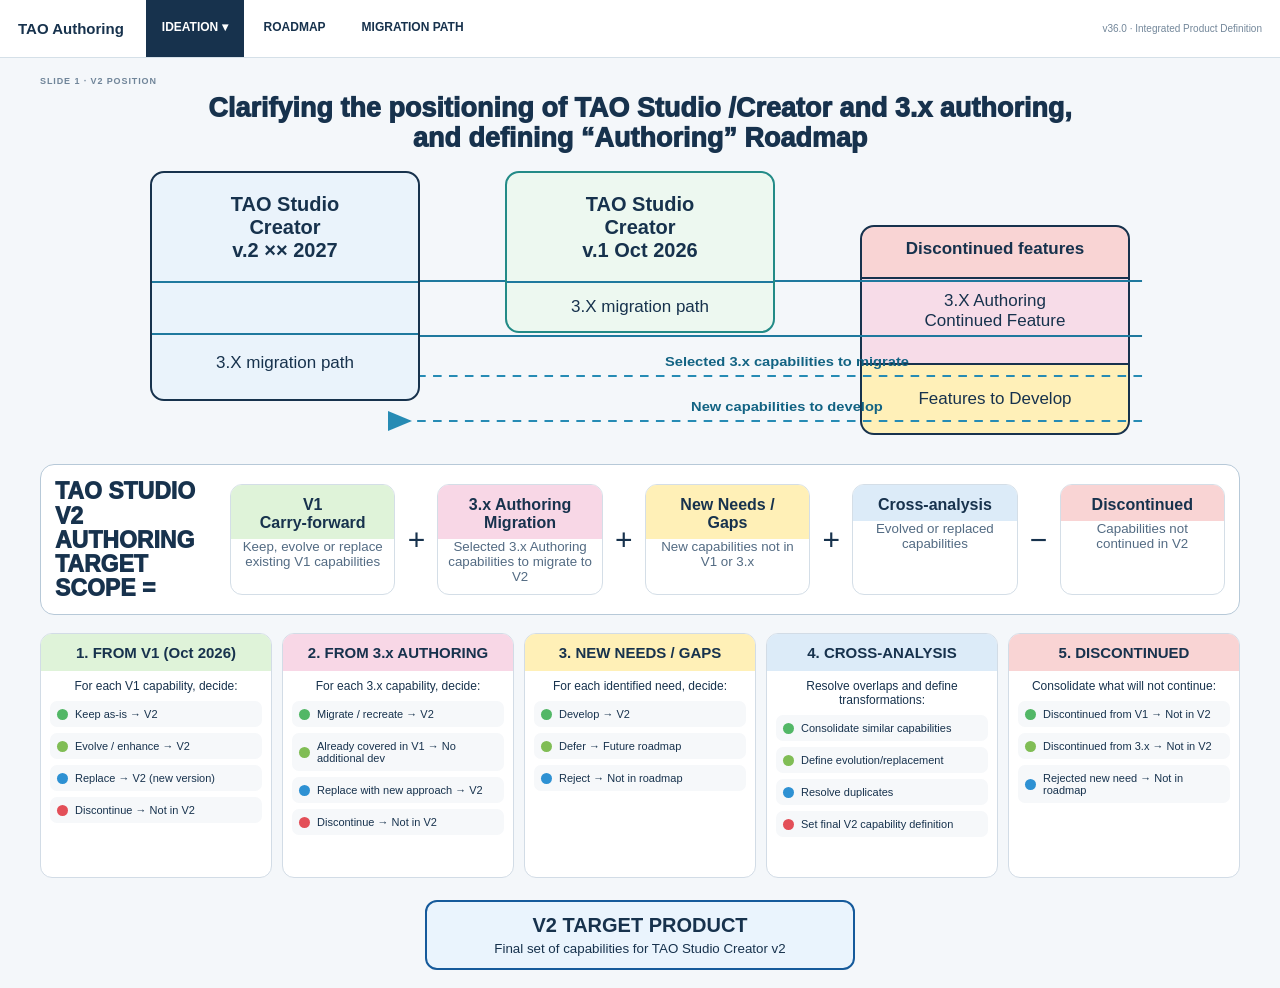
<file: legacy/TAO_Authoring_v36_1_PROFESSIONAL_INTEGRATED.html>
<!doctype html><html><head><meta charset="utf-8"><meta name="viewport" content="width=device-width,initial-scale=1"><title>TAO Authoring Product Definition</title><style>
*{box-sizing:border-box}body{margin:0;background:#f4f7fa;color:#17324d;font-family:Inter,-apple-system,BlinkMacSystemFont,"Segoe UI",sans-serif}button,input,select,textarea{font:inherit}.top{height:58px;background:#fff;border-bottom:1px solid #d5e0e8;display:flex;align-items:center;padding:0 18px;gap:22px;position:sticky;top:0;z-index:40}.brand{font-weight:900;font-size:15px;white-space:nowrap}.nav{display:flex;height:100%;align-items:center;gap:4px}.navbtn{height:100%;border:0;background:#fff;color:#17324d;padding:0 16px;font-size:12px;font-weight:850;cursor:pointer;border-bottom:3px solid transparent}.navbtn.active{background:#17324d;color:#fff}.ideawrap{position:relative;height:100%}.dropdown{display:none;position:absolute;top:58px;left:0;width:340px;background:#fff;border:1px solid #cbd7e2;box-shadow:0 8px 22px #17324d20;z-index:80}.ideawrap.open .dropdown{display:block}.dropitem{display:block;width:100%;border:0;border-bottom:1px solid #edf1f4;background:#fff;text-align:left;padding:11px 13px;cursor:pointer;color:#17324d}.dropitem b{display:block;font-size:11px}.dropitem small{display:block;color:#71869a;margin-top:2px;font-size:9px}.dropitem:hover,.dropitem.active{background:#eef4f8}.version{margin-left:auto;color:#73879a;font-size:10px}.wrap{max-width:1540px;margin:auto;padding:18px}.eyebrow{font-size:9px;letter-spacing:.1em;font-weight:900;color:#708599;text-transform:uppercase}h1{font-size:26px;margin:4px 0 14px}.hidden{display:none!important}
/* overview */.position{max-width:1200px;margin:auto}.title{text-align:center;font-size:27px;font-weight:950;line-height:1.1;margin:8px 0 18px}.upper{position:relative;height:285px;display:grid;grid-template-columns:270px 270px 270px;gap:85px;justify-content:center;align-items:start}.box{border:2px solid #17324d;border-radius:14px;overflow:hidden;text-align:center;background:#eaf3fb;z-index:2}.v2{height:230px;display:grid;grid-template-rows:108px 54px 1fr}.v1{height:162px;display:grid;grid-template-rows:108px 54px;background:#edf8f0;border-color:#238b87}.box b{font-size:20px;align-self:center;padding:14px}.band{border-top:2px solid #1f799e;border-bottom:2px solid #1f799e;padding:14px 8px;font-size:17px}.bottom{padding:18px 8px;font-size:17px}.stack{height:210px;margin-top:54px;display:grid;grid-template-rows:54px 86px 70px}.stack div{border:2px solid #17324d;padding:12px;text-align:center;font-size:17px}.stack div:first-child{border-radius:14px 14px 0 0;background:#f9d4d4;font-weight:900}.stack div:nth-child(2){border-top:0;background:#f7dce8}.stack div:last-child{border-top:0;border-radius:0 0 14px 14px;background:#fff0b8;display:flex;align-items:center;justify-content:center}.upper svg{position:absolute;inset:0;width:100%;height:100%;z-index:1}.scope{border:1px solid #b7c9d8;border-radius:14px;padding:14px;display:grid;grid-template-columns:165px 1fr;gap:10px;align-items:center;background:#fff;margin:8px 0 18px}.scope-title{font-size:23px;font-weight:950;line-height:1.05}.formula{display:grid;grid-template-columns:1fr 34px 1fr 34px 1fr 34px 1fr 34px 1fr;gap:4px;align-items:stretch}.op{display:flex;align-items:center;justify-content:center;font-size:30px}.fbox{border:1px solid #d4dee7;border-radius:12px;overflow:hidden;text-align:center;background:#fff}.fbox strong{display:block;padding:11px 8px 7px;font-size:16px}.fbox small{display:block;padding:0 8px 10px;color:#536b83}.green strong{background:#dff3d9}.pink strong{background:#f8d7e6}.yellow strong{background:#fff0b7}.blue strong{background:#dcebf8}.red strong{background:#f9d4d4}.workgrid{display:grid;grid-template-columns:repeat(5,1fr);gap:10px}.work{border:1px solid #d2dce6;border-radius:12px;background:#fff;overflow:hidden;min-height:245px;cursor:pointer}.work h3{margin:0;padding:10px;text-align:center;font-size:15px}.work.green h3{background:#dff3d9}.work.pink h3{background:#f8d7e6}.work.yellow h3{background:#fff0b7}.work.blue h3{background:#dcebf8}.work.red h3{background:#f9d4d4}.work p{text-align:center;font-size:12px;margin:8px}.act{margin:6px 9px;padding:7px;background:#f6f8fa;border-radius:7px;font-size:11px;display:flex;gap:7px;align-items:center}.act i{width:11px;height:11px;border-radius:50%;flex:0 0 auto}.target{width:430px;max-width:90%;margin:22px auto 0;border:2px solid #155a9b;border-radius:12px;background:#eaf4fd;text-align:center;padding:12px}.target b{font-size:20px}.target small{display:block;margin-top:4px}
/* sheets */.sheetbar{display:flex;align-items:flex-end;justify-content:space-between;gap:12px;margin-bottom:10px}.sheetbar h1{margin-bottom:0}.add{border:1px solid #17324d;background:#17324d;color:#fff;padding:8px 12px;border-radius:4px;cursor:pointer}.filters{display:flex;gap:8px;align-items:center;flex-wrap:wrap;background:#fff;border:1px solid #d5e0e8;padding:8px 10px;margin-bottom:10px}.filters label{font-size:9px;font-weight:900;color:#6f8295;text-transform:uppercase}.filters select{padding:5px 7px;border:1px solid #cbd7e2;background:#fff}.legend{display:flex;gap:10px;flex-wrap:wrap;margin-bottom:10px}.legend button{border:0;background:transparent;color:#526a7f;font-size:10px;cursor:pointer}.dot{display:inline-block;width:9px;height:9px;border-radius:50%;margin-right:4px}.cat{background:#fff;border:1px solid #ccd9e3;border-left:6px solid var(--cc);margin:8px 0}.cathead{display:flex;align-items:center;justify-content:space-between;padding:10px 13px;cursor:pointer}.cathead b{font-size:14px}.cathead small{color:#71869a;margin-left:8px}.cathead button{width:30px;height:30px;border:1px solid #cbd7e2;background:#fff}.decision{padding:0 12px 10px}.decision h3{font-size:10px;text-transform:uppercase;letter-spacing:.05em;border-left:4px solid var(--dc);background:#f5f8fa;padding:6px 8px;margin:10px 0 0}.row{display:grid;grid-template-columns:72px minmax(180px,1.15fr) minmax(220px,1.5fr) 78px 120px 110px 130px 78px;gap:7px;align-items:center;border-top:1px solid #e8edf1;padding:6px 2px;font-size:10px}.rid{font-weight:900;color:#60768a}.name{font-weight:800;font-size:11px}.desc{color:#50677c;line-height:1.3}.pill{display:inline-block;border:1px solid #c58a00;background:#fff8e8;color:#775200;border-radius:3px;padding:2px 5px;font-size:9px;font-weight:800}.fieldlike{border:1px solid #d8e1e8;background:#fbfcfd;padding:4px 5px}.tools{display:flex;gap:3px}.tools button{border:1px solid #ccd8e2;background:#fff;padding:4px 6px}.summary{border-top:1px solid #dbe4eb;background:#f8fafc;padding:10px 12px}.summary h3{font-size:10px;text-transform:uppercase;margin:0 0 6px}.sumrow{display:grid;grid-template-columns:65px 1fr 75px 120px 65px;gap:6px;align-items:center;border-top:1px solid #e5ebf0;padding:4px 0;font-size:10px}.empty{padding:10px;color:#8a9aa8;font-style:italic;font-size:10px}
/* roadmap */.roadhead{display:flex;justify-content:space-between;align-items:end;margin-bottom:10px}.roadcontrols{display:flex;gap:5px}.roadcontrols button{border:1px solid #c9d5df;background:#fff;padding:7px 10px;font-weight:800;font-size:10px}.roadcontrols button.active{background:#17324d;color:#fff}.timeline{background:#fff;border:1px solid #cbd8e2;overflow-x:auto}.timehead,.rrow{display:grid;grid-template-columns:190px 190px 230px minmax(900px,1fr)}.timehead>div{padding:8px;border-right:1px solid #dbe3e9;font-size:10px;font-weight:900}.track{position:relative;height:44px;border-left:1px solid #dbe3e9;background:repeating-linear-gradient(to right,transparent 0,transparent calc(3.7037% - 1px),#e8edf1 calc(3.7037% - 1px),#e8edf1 3.7037%)}.rrow>div:not(.track){border-top:1px solid #e2e8ed;border-right:1px solid #e2e8ed;padding:8px;font-size:10px}.catcell{font-weight:900}.rockcell{font-weight:800}.featcell{font-size:10px}.bar{position:absolute;top:11px;height:22px;border-radius:3px;background:#557fa6;color:#fff;padding:4px 7px;font-size:9px;white-space:nowrap;overflow:hidden;text-overflow:ellipsis;cursor:grab}.bar .handle{position:absolute;top:0;width:7px;height:100%;cursor:ew-resize}.bar .left{left:0}.bar .right{right:0}.milestone{position:absolute;top:0;bottom:0;width:2px;background:#d34e49;z-index:3}.milestone span{position:absolute;top:1px;left:4px;background:#fff7f6;border:1px solid #efaaa7;color:#a52e2a;font-size:8px;padding:2px 4px;white-space:nowrap}.quarters{display:grid;grid-template-columns:repeat(9,1fr);min-width:900px}.quarters span{text-align:center;border-right:1px solid #dbe3e9;padding:6px;font-size:9px;color:#63788b}.roadsummary{display:grid;grid-template-columns:repeat(5,1fr);gap:8px;margin-bottom:10px}.roadsummary button{background:#fff;border:1px solid #ccd8e2;border-left:6px solid var(--cc);padding:10px;text-align:left;font-weight:900;cursor:pointer}.roadsummary button small{display:block;color:#71869a;margin-top:3px;font-weight:600}.roadsummary button.active{outline:2px solid #17324d}
/* migration */.miggrid{display:grid;grid-template-columns:150px minmax(280px,1.3fr) minmax(220px,.8fr);gap:12px;align-items:stretch}.bands{position:relative;background:#fff;border:1px solid #cbd8e2;min-height:820px;padding:12px}.bandlabel{font-size:10px;font-weight:900;margin-bottom:8px}.wedge{position:absolute;left:35px;width:38px;border-radius:3px}.wedge.red{top:65px;height:680px;background:linear-gradient(#bd4e4e,#f4dddd);clip-path:polygon(0 0,100% 0,45% 100%,20% 100%)}.wedge.blue{top:65px;height:680px;left:85px;background:linear-gradient(#e0ebf5,#3c75a4);clip-path:polygon(40% 0,65% 0,100% 100%,0 100%)}.migmain{background:#fff;border:1px solid #cbd8e2}.gate{border-top:2px solid #d34e49;padding:8px 10px}.gate:first-child{border-top:0}.gatehead{display:flex;justify-content:space-between;gap:12px;font-weight:900;font-size:11px}.gatedate{font-size:16px;color:#a52e2a}.segment{display:grid;grid-template-columns:1fr 1fr;gap:10px;padding:10px;background:#fbfcfd;border-top:1px solid #e2e8ed}.segbox{border:1px solid #d7e0e7;background:#fff;padding:8px}.segbox h4{font-size:9px;text-transform:uppercase;margin:0 0 5px;color:#71869a}.chip{display:block;border-left:4px solid var(--mc);background:#f5f8fa;padding:5px 6px;margin:4px 0;font-size:9px}.customers{background:#fff;border:1px solid #cbd8e2;padding:10px}.cust{border:1px solid #d9e2e8;padding:8px;margin-bottom:7px}.cust b{font-size:10px}.cust small{display:block;color:#6d8194;margin-top:3px}.cust button{float:right;border:1px solid #ccd8e2;background:#fff}.custadd{width:100%;padding:8px;border:1px dashed #9db0c0;background:#fff}
.modal{position:fixed;inset:0;background:#0008;display:none;align-items:center;justify-content:center;z-index:100;padding:20px}.modal.show{display:flex}.modalbox{width:min(820px,96vw);max-height:90vh;overflow:auto;background:#fff;padding:18px;border-radius:6px}.formgrid{display:grid;grid-template-columns:1fr 1fr;gap:10px}.field{display:grid;gap:4px}.field.full{grid-column:1/-1}.field label{font-size:10px;font-weight:900}.field input,.field select,.field textarea{border:1px solid #cbd7e2;padding:7px}.field textarea{min-height:70px}.checks{display:grid;grid-template-columns:1fr 1fr;gap:5px}.modalactions{display:flex;justify-content:flex-end;gap:7px;margin-top:12px}.modalactions button{padding:7px 11px}.savebtn{background:#17324d;color:#fff;border:1px solid #17324d}
@media(max-width:1000px){.workgrid{grid-template-columns:1fr 1fr}.formula{grid-template-columns:1fr}.op{font-size:18px}.row{grid-template-columns:65px 1fr 1fr}.row>*:nth-child(n+4){display:none}.miggrid{grid-template-columns:1fr}.bands{display:none}.roadsummary{grid-template-columns:1fr 1fr}.timehead,.rrow{grid-template-columns:150px 150px 190px 900px}}

/* v36.1 professional regression patch */
.roadsummary{display:flex;gap:6px;flex-wrap:wrap;margin:0 0 9px}.roadsummary button{flex:0 0 auto;min-width:150px;padding:7px 9px;font-size:10px}.roadsummary button small{font-size:8.5px}.roadfilters{display:flex;gap:6px;align-items:center;flex-wrap:wrap;background:#fff;border:1px solid #d5e0e8;padding:7px 9px;margin-bottom:8px}.roadfilters label{font-size:8.5px;font-weight:900;color:#6f8295;text-transform:uppercase}.roadfilters select,.roadfilters button{height:28px;border:1px solid #cbd7e2;background:#fff;color:#17324d;padding:3px 7px;font-size:9px}.roadfilters button.active{background:#17324d;color:#fff}.r-cathead{display:grid;grid-template-columns:190px 190px 230px minmax(900px,1fr);background:#f7f9fb;border-top:1px solid #d9e2e9}.r-cathead>div{padding:8px;border-right:1px solid #dbe3e9;font-size:10px}.r-cathead .r-toggle,.r-markethead .r-toggle{float:right;border:1px solid #c8d4de;background:#fff;width:23px;height:23px;line-height:19px;font-weight:900;cursor:pointer}.r-markethead{display:grid;grid-template-columns:190px 190px 230px minmax(900px,1fr);background:#fbfcfd;border-top:1px solid #e2e8ed}.r-markethead>div{padding:7px 8px;border-right:1px solid #e2e8ed;font-size:9.5px}.r-marketname{font-weight:850}.quarter-link{cursor:pointer}.quarter-link:hover{background:#edf4f8}.road-mslabels{position:relative;height:38px;min-width:900px;border-top:1px solid #dbe3e9;background:#fff}.road-mslabel{position:absolute;top:4px;transform:translateX(-50%);font-size:7.5px;line-height:1.1;color:#a52e2a;text-align:center;width:92px}.road-mslabel:before{content:"";display:block;width:1px;height:9px;background:#d34e49;margin:0 auto 2px}.quarter-modal{position:fixed;inset:0;background:#17324d55;z-index:200;display:none;align-items:flex-start;justify-content:center;padding:55px 24px}.quarter-modal.show{display:flex}.quarter-report{width:min(1180px,96vw);max-height:86vh;overflow:auto;background:#fff;border:1px solid #bac9d5;padding:20px}.quarter-report-head{display:flex;justify-content:space-between;align-items:flex-start;border-bottom:2px solid #17324d;padding-bottom:10px;margin-bottom:12px}.quarter-report-head h2{font-size:18px;margin:0}.quarter-report-head p{font-size:10px;color:#6e8295;margin:3px 0 0}.quarter-report-head button{border:1px solid #c6d2dc;background:#fff;width:30px;height:30px}.qtable{width:100%;border-collapse:collapse;font-size:10px}.qtable th{font-size:8.5px;text-transform:uppercase;letter-spacing:.04em;color:#65798c;background:#f6f8fa;text-align:left;border-bottom:1px solid #ccd8e2;padding:7px}.qtable td{border-bottom:1px solid #e4e9ed;padding:7px;vertical-align:top}.qtable .qname{font-weight:850}.qmeta{color:#6f8295;font-size:8.5px;margin-top:2px}.miglegend{display:flex;gap:12px;flex-wrap:wrap;background:#fff;border:1px solid #d5e0e8;padding:7px 10px;margin:0 0 9px}.miglegend span{font-size:9px;color:#526a7f}.custgate{display:inline-block;margin-top:5px;border:1px solid #d6e0e8;background:#f7f9fb;padding:2px 5px;font-size:8.5px;color:#536b80}.sheetbar h1,.roadhead h1{font-size:21px}.gatedate{font-size:14px}.segment,.segbox,.customers,.cust{font-size:10px}
</style></head><body><header class="top"><div class="brand">TAO Authoring</div><nav class="nav"><div class="ideawrap" id="ideawrap"><button class="navbtn active" id="ideaBtn">IDEATION ▾</button><div class="dropdown" id="ideaMenu"></div></div><button class="navbtn" id="roadBtn">ROADMAP</button><button class="navbtn" id="migBtn">MIGRATION PATH</button></nav><div class="version">v36.0 · Integrated Product Definition</div></header><main class="wrap"><div id="app"></div></main>
<div class="quarter-modal" id="quarterModal"><div class="quarter-report" id="quarterReport"></div></div><div class="modal" id="modal"><div class="modalbox"><h2 id="mtitle"></h2><form id="form"><div class="formgrid" id="fields"></div><div class="modalactions"><button type="button" id="cancel">Cancel</button><button class="savebtn" type="submit">Save</button></div></form></div></div>
<script>
const SEED=[{"id": "CAP-001", "name": "Standards-aligned item development", "category": "Create & Design", "markets": ["Traditional / K-12"], "origin": "new", "moscow": "Should", "visibility": "Market-specific", "scope": "V2 candidate", "description": "Provides standards-aligned item development as part of the Create & Design capability set.", "source": "Target Product working baseline", "v2": "Standards-aligned item development", "notes": "", "decision": "Develop", "start": 6, "dur": 8}, {"id": "CAP-002", "name": "Blueprints & form assembly", "category": "Create & Design", "markets": ["Traditional / K-12"], "origin": "3x", "moscow": "Should", "visibility": "Market-specific", "scope": "V2 candidate", "description": "Provides blueprints & form assembly as part of the Create & Design capability set.", "source": "Target Product working baseline", "v2": "Blueprints & form assembly", "notes": "", "decision": "Migrate / recreate", "start": 4, "dur": 8}, {"id": "CAP-003", "name": "Technology-enhanced items", "category": "Create & Design", "markets": ["Traditional / K-12"], "origin": "new", "moscow": "Should", "visibility": "Market-specific", "scope": "V2 candidate", "description": "Provides technology-enhanced items as part of the Create & Design capability set.", "source": "Target Product working baseline", "v2": "Technology-enhanced items", "notes": "", "decision": "Develop", "start": 8, "dur": 8}, {"id": "CAP-004", "name": "Exam blueprints & coverage", "category": "Create & Design", "markets": ["Professional / Credentialing"], "origin": "3x", "moscow": "Should", "visibility": "Market-specific", "scope": "V2 candidate", "description": "Provides exam blueprints & coverage as part of the Create & Design capability set.", "source": "Target Product working baseline", "v2": "Exam blueprints & coverage", "notes": "", "decision": "Migrate / recreate", "start": 3, "dur": 8}, {"id": "CAP-005", "name": "Equivalent forms", "category": "Create & Design", "markets": ["Professional / Credentialing"], "origin": "3x", "moscow": "Should", "visibility": "Market-specific", "scope": "V2 candidate", "description": "Provides equivalent forms as part of the Create & Design capability set.", "source": "Target Product working baseline", "v2": "Equivalent forms", "notes": "", "decision": "Migrate / recreate", "start": 4, "dur": 8}, {"id": "CAP-006", "name": "Performance / simulation items", "category": "Create & Design", "markets": ["Professional / Credentialing"], "origin": "new", "moscow": "Should", "visibility": "Market-specific", "scope": "V2 candidate", "description": "Provides performance / simulation items as part of the Create & Design capability set.", "source": "Target Product working baseline", "v2": "Performance / simulation items", "notes": "", "decision": "Develop", "start": 8, "dur": 8}, {"id": "CAP-007", "name": "Outcomes & rubrics", "category": "Create & Design", "markets": ["Higher Education"], "origin": "new", "moscow": "Should", "visibility": "Market-specific", "scope": "V2 candidate", "description": "Provides outcomes & rubrics as part of the Create & Design capability set.", "source": "Target Product working baseline", "v2": "Outcomes & rubrics", "notes": "", "decision": "Develop", "start": 6, "dur": 8}, {"id": "CAP-008", "name": "STEM / file-response authoring", "category": "Create & Design", "markets": ["Higher Education"], "origin": "new", "moscow": "Should", "visibility": "Market-specific", "scope": "V2 candidate", "description": "Provides stem / file-response authoring as part of the Create & Design capability set.", "source": "Target Product working baseline", "v2": "STEM / file-response authoring", "notes": "", "decision": "Develop", "start": 7, "dur": 8}, {"id": "CAP-009", "name": "Paper / digital form equivalence", "category": "Create & Design", "markets": ["Higher Education"], "origin": "new", "moscow": "Should", "visibility": "Market-specific", "scope": "V2 candidate", "description": "Provides paper / digital form equivalence as part of the Create & Design capability set.", "source": "Target Product working baseline", "v2": "Paper / digital form equivalence", "notes": "", "decision": "Develop", "start": 8, "dur": 8}, {"id": "CAP-010", "name": "Rapid templates", "category": "Create & Design", "markets": ["Governed Formative"], "origin": "new", "moscow": "Should", "visibility": "Market-specific", "scope": "V2 candidate", "description": "Provides rapid templates as part of the Create & Design capability set.", "source": "Target Product working baseline", "v2": "Rapid templates", "notes": "", "decision": "Develop", "start": 6, "dur": 8}, {"id": "CAP-011", "name": "District-governed common assessments", "category": "Create & Design", "markets": ["Governed Formative"], "origin": "new", "moscow": "Should", "visibility": "Market-specific", "scope": "V2 candidate", "description": "Provides district-governed common assessments as part of the Create & Design capability set.", "source": "Target Product working baseline", "v2": "District-governed common assessments", "notes": "", "decision": "Develop", "start": 7, "dur": 8}, {"id": "CAP-012", "name": "Standards-aligned creation", "category": "Create & Design", "markets": ["Governed Formative"], "origin": "new", "moscow": "Should", "visibility": "Market-specific", "scope": "V2 candidate", "description": "Provides standards-aligned creation as part of the Create & Design capability set.", "source": "Target Product working baseline", "v2": "Standards-aligned creation", "notes": "", "decision": "Develop", "start": 8, "dur": 8}, {"id": "CAP-013", "name": "Instructional content blocks", "category": "Create & Design", "markets": ["Assessment-led Learning"], "origin": "new", "moscow": "Should", "visibility": "Market-specific", "scope": "V2 candidate", "description": "Provides instructional content blocks as part of the Create & Design capability set.", "source": "Target Product working baseline", "v2": "Instructional content blocks", "notes": "", "decision": "Develop", "start": 6, "dur": 8}, {"id": "CAP-014", "name": "Practice & mastery sequences", "category": "Create & Design", "markets": ["Assessment-led Learning"], "origin": "new", "moscow": "Should", "visibility": "Market-specific", "scope": "V2 candidate", "description": "Provides practice & mastery sequences as part of the Create & Design capability set.", "source": "Target Product working baseline", "v2": "Practice & mastery sequences", "notes": "", "decision": "Develop", "start": 7, "dur": 8}, {"id": "CAP-015", "name": "Conditional branching", "category": "Create & Design", "markets": ["Assessment-led Learning"], "origin": "new", "moscow": "Should", "visibility": "Market-specific", "scope": "V2 candidate", "description": "Provides conditional branching as part of the Create & Design capability set.", "source": "Target Product working baseline", "v2": "Conditional branching", "notes": "", "decision": "Develop", "start": 8, "dur": 8}, {"id": "CAP-016", "name": "TBD · validate programme-specific authoring needs", "category": "Create & Design", "markets": ["MEXCBT / Uchida"], "origin": "new", "moscow": "Should", "visibility": "Market-specific", "scope": "V2 candidate", "description": "Provides tbd · validate programme-specific authoring needs as part of the Create & Design capability set.", "source": "Target Product working baseline", "v2": "TBD · validate programme-specific authoring needs", "notes": "", "decision": "Develop", "start": 6, "dur": 8}, {"id": "CAP-017", "name": "Governed repositories", "category": "Manage & Govern", "markets": ["Traditional / K-12"], "origin": "3x", "moscow": "Should", "visibility": "Market-specific", "scope": "V2 candidate", "description": "Provides governed repositories as part of the Manage & Govern capability set.", "source": "Target Product working baseline", "v2": "Governed repositories", "notes": "", "decision": "Migrate / recreate", "start": 6, "dur": 8}, {"id": "CAP-018", "name": "Item-bank hierarchy & metadata", "category": "Manage & Govern", "markets": ["Traditional / K-12"], "origin": "3x", "moscow": "Should", "visibility": "Market-specific", "scope": "V2 candidate", "description": "Provides item-bank hierarchy & metadata as part of the Manage & Govern capability set.", "source": "Target Product working baseline", "v2": "Item-bank hierarchy & metadata", "notes": "", "decision": "Migrate / recreate", "start": 7, "dur": 8}, {"id": "CAP-019", "name": "Traceable change control", "category": "Manage & Govern", "markets": ["Traditional / K-12"], "origin": "3x", "moscow": "Should", "visibility": "Market-specific", "scope": "V2 candidate", "description": "Provides traceable change control as part of the Manage & Govern capability set.", "source": "Target Product working baseline", "v2": "Traceable change control", "notes": "", "decision": "Migrate / recreate", "start": 5, "dur": 8}, {"id": "CAP-020", "name": "Restricted item access", "category": "Manage & Govern", "markets": ["Professional / Credentialing"], "origin": "3x", "moscow": "Should", "visibility": "Market-specific", "scope": "V2 candidate", "description": "Provides restricted item access as part of the Manage & Govern capability set.", "source": "Target Product working baseline", "v2": "Restricted item access", "notes": "", "decision": "Migrate / recreate", "start": 6, "dur": 8}, {"id": "CAP-021", "name": "Continuous item-bank maintenance", "category": "Manage & Govern", "markets": ["Professional / Credentialing"], "origin": "3x", "moscow": "Should", "visibility": "Market-specific", "scope": "V2 candidate", "description": "Provides continuous item-bank maintenance as part of the Manage & Govern capability set.", "source": "Target Product working baseline", "v2": "Continuous item-bank maintenance", "notes": "", "decision": "Migrate / recreate", "start": 7, "dur": 8}, {"id": "CAP-022", "name": "Competency frameworks", "category": "Manage & Govern", "markets": ["Professional / Credentialing"], "origin": "3x", "moscow": "Should", "visibility": "Market-specific", "scope": "V2 candidate", "description": "Provides competency frameworks as part of the Manage & Govern capability set.", "source": "Target Product working baseline", "v2": "Competency frameworks", "notes": "", "decision": "Migrate / recreate", "start": 5, "dur": 8}, {"id": "CAP-023", "name": "Reusable institutional banks", "category": "Manage & Govern", "markets": ["Higher Education"], "origin": "new", "moscow": "Should", "visibility": "Market-specific", "scope": "V2 candidate", "description": "Provides reusable institutional banks as part of the Manage & Govern capability set.", "source": "Target Product working baseline", "v2": "Reusable institutional banks", "notes": "", "decision": "Develop", "start": 9, "dur": 8}, {"id": "CAP-024", "name": "Course copying / reuse", "category": "Manage & Govern", "markets": ["Higher Education"], "origin": "new", "moscow": "Should", "visibility": "Market-specific", "scope": "V2 candidate", "description": "Provides course copying / reuse as part of the Manage & Govern capability set.", "source": "Target Product working baseline", "v2": "Course copying / reuse", "notes": "", "decision": "Develop", "start": 10, "dur": 8}, {"id": "CAP-025", "name": "Institutional content governance", "category": "Manage & Govern", "markets": ["Higher Education"], "origin": "3x", "moscow": "Should", "visibility": "Market-specific", "scope": "V2 candidate", "description": "Provides institutional content governance as part of the Manage & Govern capability set.", "source": "Target Product working baseline", "v2": "Institutional content governance", "notes": "", "decision": "Migrate / recreate", "start": 5, "dur": 8}, {"id": "CAP-026", "name": "School / district repositories", "category": "Manage & Govern", "markets": ["Governed Formative"], "origin": "new", "moscow": "Should", "visibility": "Market-specific", "scope": "V2 candidate", "description": "Provides school / district repositories as part of the Manage & Govern capability set.", "source": "Target Product working baseline", "v2": "School / district repositories", "notes": "", "decision": "Develop", "start": 9, "dur": 8}, {"id": "CAP-027", "name": "Controlled reuse", "category": "Manage & Govern", "markets": ["Governed Formative"], "origin": "new", "moscow": "Should", "visibility": "Market-specific", "scope": "V2 candidate", "description": "Provides controlled reuse as part of the Manage & Govern capability set.", "source": "Target Product working baseline", "v2": "Controlled reuse", "notes": "", "decision": "Develop", "start": 10, "dur": 8}, {"id": "CAP-028", "name": "Standards & content coverage", "category": "Manage & Govern", "markets": ["Governed Formative"], "origin": "new", "moscow": "Should", "visibility": "Market-specific", "scope": "V2 candidate", "description": "Provides standards & content coverage as part of the Manage & Govern capability set.", "source": "Target Product working baseline", "v2": "Standards & content coverage", "notes": "", "decision": "Develop", "start": 8, "dur": 8}, {"id": "CAP-029", "name": "Reusable learning assets", "category": "Manage & Govern", "markets": ["Assessment-led Learning"], "origin": "new", "moscow": "Should", "visibility": "Market-specific", "scope": "V2 candidate", "description": "Provides reusable learning assets as part of the Manage & Govern capability set.", "source": "Target Product working baseline", "v2": "Reusable learning assets", "notes": "", "decision": "Develop", "start": 9, "dur": 8}, {"id": "CAP-030", "name": "Versioned publication", "category": "Manage & Govern", "markets": ["Assessment-led Learning"], "origin": "new", "moscow": "Should", "visibility": "Market-specific", "scope": "V2 candidate", "description": "Provides versioned publication as part of the Manage & Govern capability set.", "source": "Target Product working baseline", "v2": "Versioned publication", "notes": "", "decision": "Develop", "start": 10, "dur": 8}, {"id": "CAP-031", "name": "Content lifecycle", "category": "Manage & Govern", "markets": ["Assessment-led Learning"], "origin": "new", "moscow": "Should", "visibility": "Market-specific", "scope": "V2 candidate", "description": "Provides content lifecycle as part of the Manage & Govern capability set.", "source": "Target Product working baseline", "v2": "Content lifecycle", "notes": "", "decision": "Develop", "start": 8, "dur": 8}, {"id": "CAP-032", "name": "TBD · validate repository / governance needs", "category": "Manage & Govern", "markets": ["MEXCBT / Uchida"], "origin": "new", "moscow": "Should", "visibility": "Market-specific", "scope": "V2 candidate", "description": "Provides tbd · validate repository / governance needs as part of the Manage & Govern capability set.", "source": "Target Product working baseline", "v2": "TBD · validate repository / governance needs", "notes": "", "decision": "Develop", "start": 9, "dur": 8}, {"id": "CAP-033", "name": "Collaborative review", "category": "Collaborate & Assure Quality", "markets": ["Traditional / K-12", "Assessment-led Learning"], "origin": "3x", "moscow": "Should", "visibility": "Shared / market-configured", "scope": "V2 candidate", "description": "Provides collaborative review as part of the Collaborate & Assure Quality capability set.", "source": "Target Product working baseline", "v2": "Collaborative review", "notes": "", "decision": "Migrate / recreate", "start": 9, "dur": 8}, {"id": "CAP-034", "name": "Accessibility by design", "category": "Collaborate & Assure Quality", "markets": ["Traditional / K-12"], "origin": "3x", "moscow": "Should", "visibility": "Market-specific", "scope": "V2 candidate", "description": "Provides accessibility by design as part of the Collaborate & Assure Quality capability set.", "source": "Target Product working baseline", "v2": "Accessibility by design", "notes": "", "decision": "Migrate / recreate", "start": 7, "dur": 8}, {"id": "CAP-035", "name": "Item quality evidence", "category": "Collaborate & Assure Quality", "markets": ["Traditional / K-12"], "origin": "new", "moscow": "Should", "visibility": "Market-specific", "scope": "V2 candidate", "description": "Provides item quality evidence as part of the Collaborate & Assure Quality capability set.", "source": "Target Product working baseline", "v2": "Item quality evidence", "notes": "", "decision": "Develop", "start": 11, "dur": 8}, {"id": "CAP-036", "name": "Distributed SME campaigns", "category": "Collaborate & Assure Quality", "markets": ["Professional / Credentialing"], "origin": "new", "moscow": "Should", "visibility": "Market-specific", "scope": "V2 candidate", "description": "Provides distributed sme campaigns as part of the Collaborate & Assure Quality capability set.", "source": "Target Product working baseline", "v2": "Distributed SME campaigns", "notes": "", "decision": "Develop", "start": 12, "dur": 8}, {"id": "CAP-037", "name": "Blind review / conflict controls", "category": "Collaborate & Assure Quality", "markets": ["Professional / Credentialing"], "origin": "3x", "moscow": "Should", "visibility": "Market-specific", "scope": "V2 candidate", "description": "Provides blind review / conflict controls as part of the Collaborate & Assure Quality capability set.", "source": "Target Product working baseline", "v2": "Blind review / conflict controls", "notes": "", "decision": "Migrate / recreate", "start": 7, "dur": 8}, {"id": "CAP-038", "name": "Psychometric defensibility", "category": "Collaborate & Assure Quality", "markets": ["Professional / Credentialing"], "origin": "3x", "moscow": "Should", "visibility": "Market-specific", "scope": "V2 candidate", "description": "Provides psychometric defensibility as part of the Collaborate & Assure Quality capability set.", "source": "Target Product working baseline", "v2": "Psychometric defensibility", "notes": "", "decision": "Migrate / recreate", "start": 8, "dur": 8}, {"id": "CAP-039", "name": "Faculty collaboration", "category": "Collaborate & Assure Quality", "markets": ["Higher Education"], "origin": "new", "moscow": "Should", "visibility": "Market-specific", "scope": "V2 candidate", "description": "Provides faculty collaboration as part of the Collaborate & Assure Quality capability set.", "source": "Target Product working baseline", "v2": "Faculty collaboration", "notes": "", "decision": "Develop", "start": 12, "dur": 8}, {"id": "CAP-040", "name": "Moderation & marking schemes", "category": "Collaborate & Assure Quality", "markets": ["Higher Education"], "origin": "new", "moscow": "Should", "visibility": "Market-specific", "scope": "V2 candidate", "description": "Provides moderation & marking schemes as part of the Collaborate & Assure Quality capability set.", "source": "Target Product working baseline", "v2": "Moderation & marking schemes", "notes": "", "decision": "Develop", "start": 10, "dur": 8}, {"id": "CAP-041", "name": "Review workflows", "category": "Collaborate & Assure Quality", "markets": ["Higher Education"], "origin": "3x", "moscow": "Should", "visibility": "Market-specific", "scope": "V2 candidate", "description": "Provides review workflows as part of the Collaborate & Assure Quality capability set.", "source": "Target Product working baseline", "v2": "Review workflows", "notes": "", "decision": "Migrate / recreate", "start": 8, "dur": 8}, {"id": "CAP-042", "name": "Institutional governance", "category": "Collaborate & Assure Quality", "markets": ["Governed Formative"], "origin": "3x", "moscow": "Should", "visibility": "Market-specific", "scope": "V2 candidate", "description": "Provides institutional governance as part of the Collaborate & Assure Quality capability set.", "source": "Target Product working baseline", "v2": "Institutional governance", "notes": "", "decision": "Migrate / recreate", "start": 9, "dur": 8}, {"id": "CAP-043", "name": "Shared authoring workflows", "category": "Collaborate & Assure Quality", "markets": ["Governed Formative"], "origin": "3x", "moscow": "Should", "visibility": "Market-specific", "scope": "V2 candidate", "description": "Provides shared authoring workflows as part of the Collaborate & Assure Quality capability set.", "source": "Target Product working baseline", "v2": "Shared authoring workflows", "notes": "", "decision": "Migrate / recreate", "start": 7, "dur": 8}, {"id": "CAP-044", "name": "Controlled review", "category": "Collaborate & Assure Quality", "markets": ["Governed Formative"], "origin": "3x", "moscow": "Should", "visibility": "Market-specific", "scope": "V2 candidate", "description": "Provides controlled review as part of the Collaborate & Assure Quality capability set.", "source": "Target Product working baseline", "v2": "Controlled review", "notes": "", "decision": "Migrate / recreate", "start": 8, "dur": 8}, {"id": "CAP-045", "name": "Human control of generated content", "category": "Collaborate & Assure Quality", "markets": ["Assessment-led Learning"], "origin": "new", "moscow": "Should", "visibility": "Market-specific", "scope": "V2 candidate", "description": "Provides human control of generated content as part of the Collaborate & Assure Quality capability set.", "source": "Target Product working baseline", "v2": "Human control of generated content", "notes": "", "decision": "Develop", "start": 12, "dur": 8}, {"id": "CAP-046", "name": "Quality validation", "category": "Collaborate & Assure Quality", "markets": ["Assessment-led Learning"], "origin": "new", "moscow": "Should", "visibility": "Market-specific", "scope": "V2 candidate", "description": "Provides quality validation as part of the Collaborate & Assure Quality capability set.", "source": "Target Product working baseline", "v2": "Quality validation", "notes": "", "decision": "Develop", "start": 10, "dur": 8}, {"id": "CAP-047", "name": "TBD · validate collaboration / QA needs", "category": "Collaborate & Assure Quality", "markets": ["MEXCBT / Uchida"], "origin": "new", "moscow": "Should", "visibility": "Market-specific", "scope": "V2 candidate", "description": "Provides tbd · validate collaboration / qa needs as part of the Collaborate & Assure Quality capability set.", "source": "Target Product working baseline", "v2": "TBD · validate collaboration / QA needs", "notes": "", "decision": "Develop", "start": 11, "dur": 8}, {"id": "CAP-048", "name": "QTI interoperability", "category": "Standards & Portability", "markets": ["Traditional / K-12"], "origin": "v1", "moscow": "Should", "visibility": "Market-specific", "scope": "V2 candidate", "description": "Provides qti interoperability as part of the Standards & Portability capability set.", "source": "Target Product working baseline", "v2": "QTI interoperability", "notes": "", "decision": "Keep as-is", "start": 8, "dur": 8}, {"id": "CAP-049", "name": "Accessibility metadata", "category": "Standards & Portability", "markets": ["Traditional / K-12"], "origin": "3x", "moscow": "Should", "visibility": "Market-specific", "scope": "V2 candidate", "description": "Provides accessibility metadata as part of the Standards & Portability capability set.", "source": "Target Product working baseline", "v2": "Accessibility metadata", "notes": "", "decision": "Migrate / recreate", "start": 9, "dur": 8}, {"id": "CAP-050", "name": "Standards alignment", "category": "Standards & Portability", "markets": ["Traditional / K-12", "Governed Formative"], "origin": "new", "moscow": "Should", "visibility": "Shared / market-configured", "scope": "V2 candidate", "description": "Provides standards alignment as part of the Standards & Portability capability set.", "source": "Target Product working baseline", "v2": "Standards alignment", "notes": "", "decision": "Develop", "start": 13, "dur": 8}, {"id": "CAP-051", "name": "Controlled multilingual equivalence", "category": "Standards & Portability", "markets": ["Professional / Credentialing"], "origin": "v1", "moscow": "Should", "visibility": "Market-specific", "scope": "V2 candidate", "description": "Provides controlled multilingual equivalence as part of the Standards & Portability capability set.", "source": "Target Product working baseline", "v2": "Controlled multilingual equivalence", "notes": "", "decision": "Keep as-is", "start": 8, "dur": 8}, {"id": "CAP-052", "name": "Portable assessment content", "category": "Standards & Portability", "markets": ["Professional / Credentialing"], "origin": "new", "moscow": "Should", "visibility": "Market-specific", "scope": "V2 candidate", "description": "Provides portable assessment content as part of the Standards & Portability capability set.", "source": "Target Product working baseline", "v2": "Portable assessment content", "notes": "", "decision": "Develop", "start": 12, "dur": 8}, {"id": "CAP-053", "name": "Publication controls", "category": "Standards & Portability", "markets": ["Professional / Credentialing"], "origin": "v1", "moscow": "Should", "visibility": "Market-specific", "scope": "V2 candidate", "description": "Provides publication controls as part of the Standards & Portability capability set.", "source": "Target Product working baseline", "v2": "Publication controls", "notes": "", "decision": "Keep as-is", "start": 7, "dur": 8}, {"id": "CAP-054", "name": "LTI / LMS publication", "category": "Standards & Portability", "markets": ["Higher Education"], "origin": "v1", "moscow": "Should", "visibility": "Market-specific", "scope": "V2 candidate", "description": "Provides lti / lms publication as part of the Standards & Portability capability set.", "source": "Target Product working baseline", "v2": "LTI / LMS publication", "notes": "", "decision": "Keep as-is", "start": 8, "dur": 8}, {"id": "CAP-055", "name": "QTI portability", "category": "Standards & Portability", "markets": ["Higher Education"], "origin": "v1", "moscow": "Should", "visibility": "Market-specific", "scope": "V2 candidate", "description": "Provides qti portability as part of the Standards & Portability capability set.", "source": "Target Product working baseline", "v2": "QTI portability", "notes": "", "decision": "Keep as-is", "start": 6, "dur": 8}, {"id": "CAP-056", "name": "Paper / digital equivalence", "category": "Standards & Portability", "markets": ["Higher Education"], "origin": "new", "moscow": "Should", "visibility": "Market-specific", "scope": "V2 candidate", "description": "Provides paper / digital equivalence as part of the Standards & Portability capability set.", "source": "Target Product working baseline", "v2": "Paper / digital equivalence", "notes": "", "decision": "Develop", "start": 13, "dur": 8}, {"id": "CAP-057", "name": "Reusable metadata", "category": "Standards & Portability", "markets": ["Governed Formative"], "origin": "v1", "moscow": "Should", "visibility": "Market-specific", "scope": "V2 candidate", "description": "Provides reusable metadata as part of the Standards & Portability capability set.", "source": "Target Product working baseline", "v2": "Reusable metadata", "notes": "", "decision": "Keep as-is", "start": 8, "dur": 8}, {"id": "CAP-058", "name": "LMS / ecosystem integration", "category": "Standards & Portability", "markets": ["Governed Formative"], "origin": "new", "moscow": "Should", "visibility": "Market-specific", "scope": "V2 candidate", "description": "Provides lms / ecosystem integration as part of the Standards & Portability capability set.", "source": "Target Product working baseline", "v2": "LMS / ecosystem integration", "notes": "", "decision": "Develop", "start": 12, "dur": 8}, {"id": "CAP-059", "name": "LTI deep-link publication", "category": "Standards & Portability", "markets": ["Assessment-led Learning"], "origin": "v1", "moscow": "Should", "visibility": "Market-specific", "scope": "V2 candidate", "description": "Provides lti deep-link publication as part of the Standards & Portability capability set.", "source": "Target Product working baseline", "v2": "LTI deep-link publication", "notes": "", "decision": "Keep as-is", "start": 7, "dur": 8}, {"id": "CAP-060", "name": "SCORM / xAPI / cmi5 export", "category": "Standards & Portability", "markets": ["Assessment-led Learning"], "origin": "new", "moscow": "Should", "visibility": "Market-specific", "scope": "V2 candidate", "description": "Provides scorm / xapi / cmi5 export as part of the Standards & Portability capability set.", "source": "Target Product working baseline", "v2": "SCORM / xAPI / cmi5 export", "notes": "", "decision": "Develop", "start": 14, "dur": 8}, {"id": "CAP-061", "name": "Portable learning content", "category": "Standards & Portability", "markets": ["Assessment-led Learning"], "origin": "new", "moscow": "Should", "visibility": "Market-specific", "scope": "V2 candidate", "description": "Provides portable learning content as part of the Standards & Portability capability set.", "source": "Target Product working baseline", "v2": "Portable learning content", "notes": "", "decision": "Develop", "start": 12, "dur": 8}, {"id": "CAP-062", "name": "TBD · validate programme interoperability needs", "category": "Standards & Portability", "markets": ["MEXCBT / Uchida"], "origin": "new", "moscow": "Should", "visibility": "Market-specific", "scope": "V2 candidate", "description": "Provides tbd · validate programme interoperability needs as part of the Standards & Portability capability set.", "source": "Target Product working baseline", "v2": "TBD · validate programme interoperability needs", "notes": "", "decision": "Develop", "start": 13, "dur": 8}, {"id": "CAP-063", "name": "AI-assisted drafting", "category": "AI-assisted Authoring", "markets": ["Traditional / K-12", "Higher Education"], "origin": "v1", "moscow": "Should", "visibility": "Shared / market-configured", "scope": "V2 candidate", "description": "Provides ai-assisted drafting as part of the AI-assisted Authoring capability set.", "source": "Target Product working baseline", "v2": "AI-assisted drafting", "notes": "", "decision": "Keep as-is", "start": 10, "dur": 8}, {"id": "CAP-064", "name": "Source-grounded generation", "category": "AI-assisted Authoring", "markets": ["Traditional / K-12", "Higher Education"], "origin": "v1", "moscow": "Should", "visibility": "Shared / market-configured", "scope": "V2 candidate", "description": "Provides source-grounded generation as part of the AI-assisted Authoring capability set.", "source": "Target Product working baseline", "v2": "Source-grounded generation", "notes": "", "decision": "Keep as-is", "start": 8, "dur": 8}, {"id": "CAP-065", "name": "Quality evaluation", "category": "AI-assisted Authoring", "markets": ["Traditional / K-12"], "origin": "v1", "moscow": "Should", "visibility": "Market-specific", "scope": "V2 candidate", "description": "Provides quality evaluation as part of the AI-assisted Authoring capability set.", "source": "Target Product working baseline", "v2": "Quality evaluation", "notes": "", "decision": "Keep as-is", "start": 9, "dur": 8}, {"id": "CAP-066", "name": "AI-assisted item drafting", "category": "AI-assisted Authoring", "markets": ["Professional / Credentialing"], "origin": "v1", "moscow": "Should", "visibility": "Market-specific", "scope": "V2 candidate", "description": "Provides ai-assisted item drafting as part of the AI-assisted Authoring capability set.", "source": "Target Product working baseline", "v2": "AI-assisted item drafting", "notes": "", "decision": "Keep as-is", "start": 10, "dur": 8}, {"id": "CAP-067", "name": "Equivalent-form support", "category": "AI-assisted Authoring", "markets": ["Professional / Credentialing"], "origin": "new", "moscow": "Should", "visibility": "Market-specific", "scope": "V2 candidate", "description": "Provides equivalent-form support as part of the AI-assisted Authoring capability set.", "source": "Target Product working baseline", "v2": "Equivalent-form support", "notes": "", "decision": "Develop", "start": 14, "dur": 8}, {"id": "CAP-068", "name": "Human review & validation", "category": "AI-assisted Authoring", "markets": ["Professional / Credentialing"], "origin": "3x", "moscow": "Should", "visibility": "Market-specific", "scope": "V2 candidate", "description": "Provides human review & validation as part of the AI-assisted Authoring capability set.", "source": "Target Product working baseline", "v2": "Human review & validation", "notes": "", "decision": "Migrate / recreate", "start": 12, "dur": 8}, {"id": "CAP-069", "name": "Faculty-controlled review", "category": "AI-assisted Authoring", "markets": ["Higher Education"], "origin": "3x", "moscow": "Should", "visibility": "Market-specific", "scope": "V2 candidate", "description": "Provides faculty-controlled review as part of the AI-assisted Authoring capability set.", "source": "Target Product working baseline", "v2": "Faculty-controlled review", "notes": "", "decision": "Migrate / recreate", "start": 13, "dur": 8}, {"id": "CAP-070", "name": "Simplified AI-assisted drafting", "category": "AI-assisted Authoring", "markets": ["Governed Formative"], "origin": "v1", "moscow": "Should", "visibility": "Market-specific", "scope": "V2 candidate", "description": "Provides simplified ai-assisted drafting as part of the AI-assisted Authoring capability set.", "source": "Target Product working baseline", "v2": "Simplified AI-assisted drafting", "notes": "", "decision": "Keep as-is", "start": 8, "dur": 8}, {"id": "CAP-071", "name": "Standards-aligned generation", "category": "AI-assisted Authoring", "markets": ["Governed Formative"], "origin": "new", "moscow": "Should", "visibility": "Market-specific", "scope": "V2 candidate", "description": "Provides standards-aligned generation as part of the AI-assisted Authoring capability set.", "source": "Target Product working baseline", "v2": "Standards-aligned generation", "notes": "", "decision": "Develop", "start": 15, "dur": 8}, {"id": "CAP-072", "name": "Human-controlled reuse", "category": "AI-assisted Authoring", "markets": ["Governed Formative"], "origin": "new", "moscow": "Should", "visibility": "Market-specific", "scope": "V2 candidate", "description": "Provides human-controlled reuse as part of the AI-assisted Authoring capability set.", "source": "Target Product working baseline", "v2": "Human-controlled reuse", "notes": "", "decision": "Develop", "start": 16, "dur": 8}, {"id": "CAP-073", "name": "AI-assisted learning content", "category": "AI-assisted Authoring", "markets": ["Assessment-led Learning"], "origin": "new", "moscow": "Should", "visibility": "Market-specific", "scope": "V2 candidate", "description": "Provides ai-assisted learning content as part of the AI-assisted Authoring capability set.", "source": "Target Product working baseline", "v2": "AI-assisted learning content", "notes": "", "decision": "Develop", "start": 14, "dur": 8}, {"id": "CAP-074", "name": "Practice / remediation generation", "category": "AI-assisted Authoring", "markets": ["Assessment-led Learning"], "origin": "new", "moscow": "Should", "visibility": "Market-specific", "scope": "V2 candidate", "description": "Provides practice / remediation generation as part of the AI-assisted Authoring capability set.", "source": "Target Product working baseline", "v2": "Practice / remediation generation", "notes": "", "decision": "Develop", "start": 15, "dur": 8}, {"id": "CAP-075", "name": "Human validation", "category": "AI-assisted Authoring", "markets": ["Assessment-led Learning"], "origin": "new", "moscow": "Should", "visibility": "Market-specific", "scope": "V2 candidate", "description": "Provides human validation as part of the AI-assisted Authoring capability set.", "source": "Target Product working baseline", "v2": "Human validation", "notes": "", "decision": "Develop", "start": 16, "dur": 8}, {"id": "CAP-076", "name": "TBD · validate AI-assisted authoring needs", "category": "AI-assisted Authoring", "markets": ["MEXCBT / Uchida"], "origin": "new", "moscow": "Should", "visibility": "Market-specific", "scope": "V2 candidate", "description": "Provides tbd · validate ai-assisted authoring needs as part of the AI-assisted Authoring capability set.", "source": "Target Product working baseline", "v2": "TBD · validate AI-assisted authoring needs", "notes": "", "decision": "Develop", "start": 14, "dur": 8}];
const CATS=['Create & Design','Manage & Govern','Collaborate & Assure Quality','Standards & Portability','AI-assisted Authoring'];
const CATC={'Create & Design':'#4c83b5','Manage & Govern':'#3f8d89','Collaborate & Assure Quality':'#8061b5','Standards & Portability':'#c99a2e','AI-assisted Authoring':'#57946d'};
const MARKETS=['Traditional / K-12','Professional / Credentialing','Higher Education','Governed Formative','Assessment-led Learning','MEXCBT / Uchida'];
const MC={'Traditional / K-12':'#4388bd','Professional / Credentialing':'#8061b5','Higher Education':'#2f99aa','Governed Formative':'#669b3c','Assessment-led Learning':'#d77619','MEXCBT / Uchida':'#c95c5c'};
const decisions={v1:['Keep as-is','Evolve / enhance','Replace','Discontinue'],'3x':['Migrate / recreate','Already covered in V1','Replace with new approach','Discontinue'],new:['Develop','Defer','Reject'],cross:['Consolidate similar capabilities','Define evolution/replacement','Resolve duplicates','Set final V2 capability definition'],disc:['Discontinued from V1','Discontinued from 3.x','Rejected new need']};
const decColor={'Keep as-is':'#52b766','Evolve / enhance':'#80bd55','Replace':'#2e91d3','Discontinue':'#e34f58','Migrate / recreate':'#db1981','Already covered in V1':'#9eb0bd','Replace with new approach':'#2e91d3','Develop':'#efb400','Defer':'#aeb8c0','Reject':'#e34f58','Consolidate similar capabilities':'#2e91d3','Define evolution/replacement':'#2e91d3','Resolve duplicates':'#2e91d3','Set final V2 capability definition':'#2e91d3'};
const STORE='tao_authoring_v36_integrated';
let state;try{state=JSON.parse(localStorage.getItem(STORE))}catch(e){};if(!state||!state.caps)state={caps:SEED,collapsed:{},filters:{},customers:[{id:'CUS-001',name:'Customer A',today:'',expected:'',transition:'TS1',notes:''},{id:'CUS-002',name:'Customer B',today:'',expected:'',transition:'TS2',notes:''}],milestones:[{id:'M1',name:'Target Authoring agreed',month:2,date:'Dec 2026'},{id:'M2',name:'Migration foundation proven',month:8,date:'Jun 2027'},{id:'M3',name:'First production cutovers',month:11,date:'Sep 2027'},{id:'M4',name:'No new 3.x Authoring deployments',month:14,date:'Dec 2027'},{id:'M5',name:'3.x read-only / final exceptions',month:23,date:'Sep 2028'},{id:'M6',name:'TAO 3.x Authoring EOL',month:26,date:'Dec 2028'}]};
const save=()=>localStorage.setItem(STORE,JSON.stringify(state));const esc=s=>String(s??'').replace(/[&<>"']/g,c=>({'&':'&amp;','<':'&lt;','>':'&gt;','"':'&quot;',"'":'&#39;'}[c]));
let area='idea',view='overview',roadLevel='category',roadCat='all',editing=null,editType='cap';
function marketDots(ms){return `<span class="markets">${(ms||[]).map(m=>`<i class="dot" style="background:${MC[m]}" title="${esc(m)}"></i>`).join('')}</span>`}
function work(v,cls,title,lead,acts){return `<div class="work ${cls}" data-open="${v}"><h3>${title}</h3><p>${lead}</p>${acts.map((a,i)=>`<div class="act"><i style="background:${['#52b766','#80bd55','#2e91d3','#e34f58'][Math.min(i,3)]}"></i>${a}</div>`).join('')}</div>`}
function slide1(){return `<div class="position"><div class="eyebrow">SLIDE 1 · V2 POSITION</div><div class="title">Clarifying the positioning of TAO Studio /Creator and 3.x authoring,<br>and defining “Authoring” Roadmap</div><div class="upper"><svg viewBox="0 0 980 285" preserveAspectRatio="none"><defs><marker id="la" markerWidth="10" markerHeight="10" refX="2" refY="5" orient="auto"><path d="M10 0L0 5L10 10" fill="#268bb4"/></marker></defs><line x1="300" y1="110" x2="900" y2="110" stroke="#1f799e" stroke-width="2"/><line x1="300" y1="165" x2="900" y2="165" stroke="#1f799e" stroke-width="2"/><line x1="900" y1="205" x2="300" y2="205" stroke="#268bb4" stroke-width="2" stroke-dasharray="7 6" marker-end="url(#la)"/><text x="610" y="195" text-anchor="middle" fill="#126383" font-weight="800" font-size="12">Selected 3.x capabilities to migrate</text><line x1="900" y1="250" x2="300" y2="250" stroke="#268bb4" stroke-width="2" stroke-dasharray="7 6" marker-end="url(#la)"/><text x="610" y="240" text-anchor="middle" fill="#126383" font-weight="800" font-size="12">New capabilities to develop</text></svg><div class="box v2"><b>TAO Studio<br>Creator<br>v.2 ×× 2027</b><div class="band"></div><div class="bottom">3.X migration path</div></div><div class="box v1"><b>TAO Studio<br>Creator<br>v.1 Oct 2026</b><div class="band">3.X migration path</div></div><div class="stack"><div>Discontinued features</div><div>3.X Authoring<br>Continued Feature</div><div>Features to Develop</div></div></div><div class="scope"><div class="scope-title">TAO STUDIO V2 AUTHORING<br>TARGET SCOPE =</div><div class="formula"><div class="fbox green"><strong>V1<br>Carry-forward</strong><small>Keep, evolve or replace existing V1 capabilities</small></div><div class="op">+</div><div class="fbox pink"><strong>3.x Authoring<br>Migration</strong><small>Selected 3.x Authoring capabilities to migrate to V2</small></div><div class="op">+</div><div class="fbox yellow"><strong>New Needs /<br>Gaps</strong><small>New capabilities not in V1 or 3.x</small></div><div class="op">+</div><div class="fbox blue"><strong>Cross-analysis</strong><small>Evolved or replaced capabilities</small></div><div class="op">−</div><div class="fbox red"><strong>Discontinued</strong><small>Capabilities not continued in V2</small></div></div></div><div class="workgrid">${work('v1','green','1. FROM V1 (Oct 2026)','For each V1 capability, decide:',['Keep as-is → V2','Evolve / enhance → V2','Replace → V2 (new version)','Discontinue → Not in V2'])}${work('3x','pink','2. FROM 3.x AUTHORING','For each 3.x capability, decide:',['Migrate / recreate → V2','Already covered in V1 → No additional dev','Replace with new approach → V2','Discontinue → Not in V2'])}${work('new','yellow','3. NEW NEEDS / GAPS','For each identified need, decide:',['Develop → V2','Defer → Future roadmap','Reject → Not in roadmap'])}${work('cross','blue','4. CROSS-ANALYSIS','Resolve overlaps and define transformations:',['Consolidate similar capabilities','Define evolution/replacement','Resolve duplicates','Set final V2 capability definition'])}${work('disc','red','5. DISCONTINUED','Consolidate what will not continue:',['Discontinued from V1 → Not in V2','Discontinued from 3.x → Not in V2','Rejected new need → Not in roadmap'])}</div><div class="target"><b>V2 TARGET PRODUCT</b><small>Final set of capabilities for TAO Studio Creator v2</small></div></div>`}
function relevant(v,c){if(v==='v1')return c.origin==='v1';if(v==='3x')return c.origin==='3x';if(v==='new')return c.origin==='new';if(v==='cross')return c.decision!=='Discontinue'&&c.decision!=='Reject';if(v==='disc')return c.decision==='Discontinue'||c.decision==='Reject';return false}
function sheetTitle(v){return {v1:'Review TAO Studio Creator V1 — What continues into V2?','3x':'Review TAO 3.x Authoring — What must migrate into V2?',new:'New Authoring Needs — What new capabilities do we need?',cross:'Define the V2 Target — Consolidate and transform',disc:'Discontinued Capabilities — What will not continue?'}[v]}
function legend(v){return `<div class="legend"><button data-market="All"><b>All markets</b></button>${MARKETS.map(m=>`<button data-market="${esc(m)}"><i class="dot" style="background:${MC[m]}"></i>${esc(m)}</button>`).join('')}</div>`}
function filters(v){const f=state.filters[v]||{};return `<div class="filters"><label>Market</label><select data-filter="market"><option>All</option>${MARKETS.map(x=>`<option ${f.market===x?'selected':''}>${esc(x)}</option>`).join('')}</select><label>MoSCoW</label><select data-filter="moscow">${['All','Must','Should','Could',"Won't"].map(x=>`<option ${f.moscow===x?'selected':''}>${x}</option>`).join('')}</select><label>Visibility</label><select data-filter="visibility">${['All','Shared / common core','Shared / market-configured','Market-specific','Customer-specific','Migration-only','Internal / platform'].map(x=>`<option ${f.visibility===x?'selected':''}>${esc(x)}</option>`).join('')}</select><label>Decision</label><select data-filter="decision"><option>All</option>${(decisions[v]||[]).map(x=>`<option ${f.decision===x?'selected':''}>${esc(x)}</option>`).join('')}</select></div>`}
function filterCaps(v,a){const f=state.filters[v]||{};return a.filter(c=>(!f.market||f.market==='All'||c.markets.includes(f.market))&&(!f.moscow||f.moscow==='All'||c.moscow===f.moscow)&&(!f.visibility||f.visibility==='All'||c.visibility===f.visibility)&&(!f.decision||f.decision==='All'||c.decision===f.decision))}
function row(c){return `<div class="row"><div class="rid">${c.id}</div><div><div class="name">${esc(c.name)}</div>${marketDots(c.markets)}</div><div class="desc">${esc(c.description)}</div><div><span class="pill">${esc(c.moscow)}</span></div><div class="fieldlike">${esc(c.visibility)}</div><div class="fieldlike">${esc(c.scope)}</div><div class="fieldlike">${esc(c.decision||'—')}</div><div class="tools"><button data-edit="${c.id}">✎</button><button data-up="${c.id}">↑</button><button data-down="${c.id}">↓</button></div></div>`}
function summary(a){let x=[...a].sort((p,q)=>['Must','Should','Could',"Won't"].indexOf(p.moscow)-['Must','Should','Could',"Won't"].indexOf(q.moscow));return `<div class="summary"><h3>Prioritised Summary</h3>${x.map(c=>`<div class="sumrow"><b>${c.id}</b><span>${marketDots(c.markets)} ${esc(c.name)}</span><span class="pill">${esc(c.moscow)}</span><span>${esc(c.visibility)}</span><span class="tools"><button data-up="${c.id}">↑</button><button data-down="${c.id}">↓</button></span></div>`).join('')}</div>`}
function sheet(v){let h=`<div class="sheetbar"><div><div class="eyebrow">TAO STUDIO CREATOR V2 / 2027+ · PRODUCT DEFINITION</div><h1>${sheetTitle(v)}</h1></div><button class="add" data-add="${v}">+ Add capability</button></div>${legend(v)}${filters(v)}`;for(const cat of CATS){let raw=state.caps.filter(c=>c.category===cat&&relevant(v,c)),arr=filterCaps(v,raw),closed=state.collapsed[v+'|'+cat];h+=`<section class="cat" style="--cc:${CATC[cat]}"><div class="cathead" data-cat="${v}|${esc(cat)}"><span><b>${esc(cat)}</b><small>${raw.length} capabilities · ${raw.filter(x=>x.moscow==='Must').length} Must · ${raw.filter(x=>x.moscow==='Should').length} Should</small></span><button>${closed?'+':'−'}</button></div><div class="${closed?'hidden':''}">`;let ds=v==='cross'?['Cross-analysis inputs']:(decisions[v]||[]);for(const d of ds){let aa=v==='cross'?arr:arr.filter(c=>c.decision===d);h+=`<div class="decision" style="--dc:${decColor[d]||'#73879a'}"><h3>${esc(d)} · ${aa.length}</h3>${aa.map(row).join('')}</div>`}if(!arr.length)h+='<div class="empty">No capabilities match the current filters.</div>';h+=summary(arr)+`</div></section>`}return h}
function ideaMenu(){const items=[['overview','V2 Position / Product Definition','How V1, 3.x, new needs and transformations form V2'],['v1','V1 Carry-forward','What continues from TAO Studio Creator V1 into V2?'],['3x','3.x Authoring Migration','What must migrate from TAO 3.x Authoring into V2?'],['new','New Needs / Gaps','What new Authoring capabilities do we need?'],['cross','Cross-analysis','Consolidate overlaps and define the final V2 capability set'],['disc','Discontinued','What will not continue into V2?']];return items.map(x=>`<button class="dropitem ${area==='idea'&&view===x[0]?'active':''}" data-iview="${x[0]}"><b>${x[1]}</b><small>${x[2]}</small></button>`).join('')}
let roadHorizon='full';const roadOpenCats=new Set(),roadOpenMarkets=new Set();
function roadRange(){return roadHorizon==='0-6'?[0,6]:roadHorizon==='7-24'?[6,18]:roadHorizon==='tail'?[24,3]:[0,27]}
function roadVisible(c){const [st,n]=roadRange(),en=st+n;return inRoadmap(c)&&(c.start||0)<en&&((c.start||0)+(c.dur||1))>st}
function roadTrack(items,cat,one){const [st,n]=roadRange();let html='<div class="track">';html+=state.milestones.filter(m=>m.month>=st&&m.month<st+n).map(m=>`<div class="milestone" style="left:${((m.month-st)+.5)/n*100}%"></div>`).join('');const bars=one?[one]:(items.length?[{name:items.length+' capabilities',start:Math.min(...items.map(x=>x.start||0)),dur:Math.max(...items.map(x=>(x.start||0)+(x.dur||1)))-Math.min(...items.map(x=>x.start||0)),id:''}]:[]);html+=bars.map(b=>{const vs=Math.max(b.start||0,st),ve=Math.min((b.start||0)+(b.dur||1),st+n);if(ve<=vs)return'';return `<div class="bar" data-bar="${b.id||''}" style="left:${(vs-st)/n*100}%;width:${(ve-vs)/n*100}%;background:${CATC[cat]}"><span class="handle left"></span>${esc(b.name)}<span class="handle right"></span></div>`}).join('');return html+'</div>'}
function roadQuarterHead(){const [st,n]=roadRange();let qs=[];for(let m=st;m<st+n;m+=3){let qi=Math.floor(m/3),span=Math.min(3,st+n-m);qs.push(`<span class="quarter-link" data-quarter="${qi}" style="grid-column:span ${span}">${['2026 Q4','2027 Q1','2027 Q2','2027 Q3','2027 Q4','2028 Q1','2028 Q2','2028 Q3','2028 Q4'][qi]||''}</span>`)}return `<div class="quarters" style="grid-template-columns:repeat(${n},1fr);min-width:900px">${qs.join('')}</div>`}
function roadmap(){let cats=roadCat==='all'?CATS:[roadCat],f=state.filters.road||{};let market=f.market||'All',mos=f.moscow||'All',vis=f.visibility||'All';let all=state.caps.filter(c=>roadVisible(c)&&(market==='All'||c.markets.includes(market))&&(mos==='All'||c.moscow===mos)&&(vis==='All'||c.visibility===vis));let h=`<div class="roadhead"><div><div class="eyebrow">ROADMAP · CANONICAL CAPABILITIES FROM IDEATION</div><h1>Authoring Roadmap</h1></div><div class="roadcontrols">${['category','bigrock','feature'].map(x=>`<button data-rlevel="${x}" class="${roadLevel===x?'active':''}">${x==='category'?'Categories':x==='bigrock'?'Big Rocks':'Features'}</button>`).join('')}</div></div><div class="roadfilters"><label>Market</label><select data-roadfilter="market"><option>All</option>${MARKETS.map(x=>`<option ${market===x?'selected':''}>${esc(x)}</option>`).join('')}</select><label>MoSCoW</label><select data-roadfilter="moscow">${['All','Must','Should','Could',"Won't"].map(x=>`<option ${mos===x?'selected':''}>${x}</option>`).join('')}</select><label>Visibility</label><select data-roadfilter="visibility">${['All','Shared / common core','Shared / market-configured','Market-specific','Customer-specific','Migration-only','Internal / platform'].map(x=>`<option ${vis===x?'selected':''}>${esc(x)}</option>`).join('')}</select><span style="width:10px"></span>${[['full','Full'],['0-6','0–6m'],['7-24','7–24m'],['tail','Tail']].map(x=>`<button data-rh="${x[0]}" class="${roadHorizon===x[0]?'active':''}">${x[1]}</button>`).join('')}</div><div class="roadsummary"><button data-rcat="all" class="${roadCat==='all'?'active':''}">All strategic categories<small>${all.length} capabilities in view</small></button>${CATS.map(c=>`<button data-rcat="${esc(c)}" style="--cc:${CATC[c]}" class="${roadCat===c?'active':''}">${esc(c)}<small>${all.filter(x=>x.category===c).length} capabilities</small></button>`).join('')}</div><div class="timeline"><div class="timehead"><div>Strategic Category</div><div>Big Rock / Market</div><div>Feature</div><div>${roadQuarterHead()}<div class="road-mslabels">${state.milestones.filter(m=>{const[st,n]=roadRange();return m.month>=st&&m.month<st+n}).map(m=>{const[st,n]=roadRange();return `<span class="road-mslabel" style="left:${((m.month-st)+.5)/n*100}%">${esc(m.name)}</span>`}).join('')}</div></div></div>`;
for(const cat of cats){let cs=all.filter(c=>c.category===cat);if(!cs.length)continue;if(roadLevel==='category'){h+=`<div class="rrow"><div class="catcell">${esc(cat)}</div><div></div><div>${cs.length} capabilities</div>${roadTrack(cs,cat)}</div>`;continue}let open=roadOpenCats.has(cat);h+=`<div class="r-cathead"><div class="catcell" style="border-left:5px solid ${CATC[cat]}">${esc(cat)} <button class="r-toggle" data-ropencat="${esc(cat)}">${open?'−':'+'}</button></div><div></div><div>${cs.length} capabilities</div>${roadTrack(cs,cat)}</div>`;if(!open)continue;for(const mk of MARKETS){let ms=cs.filter(c=>c.markets.includes(mk));if(!ms.length)continue;if(roadLevel==='bigrock'){h+=`<div class="rrow"><div></div><div class="rockcell"><i class="dot" style="background:${MC[mk]}"></i>${esc(mk)}</div><div>${ms.length} capabilities</div>${roadTrack(ms,cat)}</div>`}else{let key=cat+'|'+mk,mo=roadOpenMarkets.has(key);h+=`<div class="r-markethead"><div></div><div class="r-marketname"><i class="dot" style="background:${MC[mk]}"></i>${esc(mk)} <button class="r-toggle" data-ropenmarket="${esc(key)}">${mo?'−':'+'}</button></div><div>${ms.length} Features</div>${roadTrack(ms,cat)}</div>`;if(mo)for(const c of ms)h+=`<div class="rrow"><div></div><div></div><div class="featcell"><b>${c.id}</b> · ${esc(c.name)}<div class="qmeta">${esc(c.moscow)} · ${esc(c.visibility)}</div></div>${roadTrack([c],cat,c)}</div>`}}
}return h+'</div>'}
function openQuarter(qi){const qnames=['2026 Q4','2027 Q1','2027 Q2','2027 Q3','2027 Q4','2028 Q1','2028 Q2','2028 Q3','2028 Q4'],st=qi*3,en=st+3;let caps=state.caps.filter(c=>inRoadmap(c)&&(c.start||0)<en&&((c.start||0)+(c.dur||1))>st);let html=`<div class="quarter-report-head"><div><h2>${qnames[qi]} · Authoring Roadmap</h2><p>Quarter working view · ${caps.length} capabilities active in this period</p></div><button id="closeQuarter">×</button></div><table class="qtable"><thead><tr><th>Strategic Category</th><th>Market</th><th>Capability</th><th>MoSCoW</th><th>Visibility</th><th>Timing</th></tr></thead><tbody>`;for(const c of caps.sort((a,b)=>CATS.indexOf(a.category)-CATS.indexOf(b.category)||a.name.localeCompare(b.name)))html+=`<tr><td><b>${esc(c.category)}</b></td><td>${marketDots(c.markets)}</td><td><div class="qname">${c.id} · ${esc(c.name)}</div><div class="qmeta">${esc(c.description)}</div></td><td>${esc(c.moscow)}</td><td>${esc(c.visibility)}</td><td>M${c.start||0} → M${(c.start||0)+(c.dur||1)-1}</td></tr>`;html+='</tbody></table>';document.getElementById('quarterReport').innerHTML=html;document.getElementById('quarterModal').classList.add('show');document.getElementById('closeQuarter').onclick=()=>document.getElementById('quarterModal').classList.remove('show')}
function inRoadmap(c){return !['Discontinue','Reject'].includes(c.decision)}
function roadRow(cat,mk,feat,items,cc,one){let s=Math.min(...items.map(x=>x.start||0)),e=Math.max(...items.map(x=>(x.start||0)+(x.dur||1)));let bars=one?[one]:[{name:items.length+' capabilities',start:s,dur:e-s,id:'',category:cat}];return `<div class="rrow"><div class="catcell">${esc(cat)}</div><div class="rockcell">${mk?`<i class="dot" style="background:${MC[mk]}"></i>${esc(mk)}`:''}</div><div class="featcell">${esc(feat)}</div><div class="track">${state.milestones.map(m=>`<div class="milestone" style="left:${(m.month+.5)/27*100}%"><span>${esc(m.name)}</span></div>`).join('')}${bars.map(b=>`<div class="bar" data-bar="${b.id||''}" style="left:${(b.start||0)/27*100}%;width:${(b.dur||1)/27*100}%;background:${CATC[cc]}"><span class="handle left"></span>${esc(b.name)}<span class="handle right"></span></div>`).join('')}</div></div>`}
function migration(){let ms=state.milestones;let h=`<div class="eyebrow">MIGRATION PATH · ROADMAP GATES + CUSTOMER READINESS</div><h1>3.x → transition states → Target Authoring</h1><div class="miglegend">${MARKETS.map(m=>`<span><i class="dot" style="background:${MC[m]}"></i>${esc(m)}</span>`).join('')}</div><div class="miggrid"><div class="bands"><div class="bandlabel">TAO 3.x AUTHORING<br><small>dependency decreases ↓</small></div><div class="bandlabel" style="position:absolute;bottom:12px">TAO STUDIO AUTHORING<br><small>capability & value increases ↓</small></div><div class="wedge red"></div><div class="wedge blue"></div></div><div class="migmain">`;for(let i=0;i<ms.length;i++){let m=ms[i],prev=i?ms[i-1].month:-1;let caps=state.caps.filter(c=>inRoadmap(c)&&(c.start||0)>prev&&(c.start||0)<=m.month);let ts='TS'+Math.min(3,i+1),cust=state.customers.filter(c=>c.transition===ts);h+=`<div class="gate"><div class="gatehead"><span>${m.id} · ${esc(m.name)}</span><span class="gatedate">${esc(m.date)}</span></div></div><div class="segment"><div class="segbox"><h4>Value / capabilities unlocked</h4>${caps.slice(0,14).map(c=>`<span class="chip" style="--mc:${MC[c.markets[0]]||CATC[c.category]}"><b>${c.id}</b> · ${esc(c.name)} ${marketDots(c.markets)}</span>`).join('')||'<span class="chip" style="--mc:#9aa">No capabilities assigned yet</span>'}</div><div class="segbox"><h4>Customers ready to move · ${esc(m.name)}</h4>${cust.map(c=>`<span class="chip" style="--mc:#5d7890">${esc(c.name)} <small>· ${ts}</small></span>`).join('')||'<span class="chip" style="--mc:#9aa">Add / validate customers for this gate</span>'}</div></div>`}h+=`</div><div class="customers"><h3 style="margin-top:0">Customer transition projects</h3><div class="qmeta" style="margin-bottom:8px">Each customer is tied to an earliest viable transition state and therefore to a roadmap gate.</div>${state.customers.map(c=>{let n=+String(c.transition||'TS1').replace(/\D/g,'')||1,mi=Math.min(ms.length-1,Math.max(0,n));let gm=ms[mi]||ms[0];return `<div class="cust"><button data-cust="${c.id}">✎</button><b>${esc(c.name)}</b><small>Uses today: ${esc(c.today||'—')}</small><small>Expected in Studio: ${esc(c.expected||'—')}</small><small>Earliest transition: ${esc(c.transition||'—')}</small><span class="custgate">Roadmap gate: ${gm?esc(gm.id+' · '+gm.name+' · '+gm.date):'—'}</span></div>`}).join('')}<button class="custadd" id="addCust">+ Add customer</button></div></div>`;return h}
function render(){document.getElementById('ideaMenu').innerHTML=ideaMenu();document.getElementById('ideaBtn').classList.toggle('active',area==='idea');document.getElementById('roadBtn').classList.toggle('active',area==='road');document.getElementById('migBtn').classList.toggle('active',area==='mig');document.getElementById('app').innerHTML=area==='idea'?(view==='overview'?slide1():sheet(view)):area==='road'?roadmap():migration();bind()}
function bind(){document.querySelectorAll('[data-open],[data-iview]').forEach(b=>b.onclick=()=>{area='idea';view=b.dataset.open||b.dataset.iview;document.getElementById('ideawrap').classList.remove('open');render()});document.querySelectorAll('[data-cat]').forEach(b=>b.onclick=()=>{let k=b.dataset.cat;state.collapsed[k]=!state.collapsed[k];save();render()});document.querySelectorAll('[data-market]').forEach(b=>b.onclick=()=>{state.filters[view]=state.filters[view]||{};state.filters[view].market=b.dataset.market;save();render()});document.querySelectorAll('[data-filter]').forEach(e=>e.onchange=()=>{state.filters[view]=state.filters[view]||{};state.filters[view][e.dataset.filter]=e.value;save();render()});document.querySelectorAll('[data-edit]').forEach(b=>b.onclick=()=>openCap(b.dataset.edit));document.querySelectorAll('[data-add]').forEach(b=>b.onclick=()=>addCap(b.dataset.add));document.querySelectorAll('[data-up]').forEach(b=>b.onclick=()=>moveCap(b.dataset.up,-1));document.querySelectorAll('[data-down]').forEach(b=>b.onclick=()=>moveCap(b.dataset.down,1));document.querySelectorAll('[data-rlevel]').forEach(b=>b.onclick=()=>{roadLevel=b.dataset.rlevel;render()});document.querySelectorAll('[data-rcat]').forEach(b=>b.onclick=()=>{roadCat=b.dataset.rcat;render()});document.querySelectorAll('[data-roadfilter]').forEach(e=>e.onchange=()=>{state.filters.road=state.filters.road||{};state.filters.road[e.dataset.roadfilter]=e.value;save();render()});document.querySelectorAll('[data-rh]').forEach(b=>b.onclick=()=>{roadHorizon=b.dataset.rh;render()});document.querySelectorAll('[data-ropencat]').forEach(b=>b.onclick=()=>{let k=b.dataset.ropencat;roadOpenCats.has(k)?roadOpenCats.delete(k):roadOpenCats.add(k);render()});document.querySelectorAll('[data-ropenmarket]').forEach(b=>b.onclick=()=>{let k=b.dataset.ropenmarket;roadOpenMarkets.has(k)?roadOpenMarkets.delete(k):roadOpenMarkets.add(k);render()});document.querySelectorAll('[data-quarter]').forEach(b=>b.onclick=()=>openQuarter(+b.dataset.quarter));attachBars();document.querySelectorAll('[data-cust]').forEach(b=>b.onclick=()=>openCust(b.dataset.cust));document.getElementById('addCust')?.addEventListener('click',()=>openCust(null))}
function attachBars(){document.querySelectorAll('.bar[data-bar]').forEach(el=>{let id=el.dataset.bar;if(!id)return;let sx,start,dur,mode,moved=false;el.onpointerdown=e=>{let c=state.caps.find(x=>x.id===id);if(!c)return;sx=e.clientX;start=c.start||0;dur=c.dur||1;mode=e.target.classList.contains('left')?'left':e.target.classList.contains('right')?'right':'move';moved=false;el.setPointerCapture(e.pointerId)};el.onpointermove=e=>{if(!el.hasPointerCapture(e.pointerId))return;let rect=el.parentElement.getBoundingClientRect(),d=Math.round((e.clientX-sx)/(rect.width/27)),c=state.caps.find(x=>x.id===id);if(!c)return;if(d)moved=true;if(mode==='move'){c.start=Math.max(0,Math.min(27-dur,start+d));c.dur=dur}else if(mode==='left'){let ns=Math.max(0,Math.min(start+dur-1,start+d));c.start=ns;c.dur=start+dur-ns}else c.dur=Math.max(1,Math.min(27-start,dur+d));el.style.left=c.start/27*100+'%';el.style.width=c.dur/27*100+'%'};el.onpointerup=e=>{if(moved){save();render()}}})}
function moveCap(id,d){let i=state.caps.findIndex(x=>x.id===id),j=i+d;if(i<0||j<0||j>=state.caps.length)return;[state.caps[i],state.caps[j]]=[state.caps[j],state.caps[i]];save();render()}
function openCap(id){editing=id;editType='cap';let c=state.caps.find(x=>x.id===id);document.getElementById('mtitle').textContent='Edit '+id;capFields(c);document.getElementById('modal').classList.add('show')}
function addCap(v){editing=null;editType='cap';let n=Math.max(0,...state.caps.map(c=>+c.id.replace(/\D/g,'')||0))+1,c={id:'CAP-'+String(n).padStart(3,'0'),name:'',category:CATS[0],markets:[],origin:v==='3x'?'3x':v==='v1'?'v1':'new',moscow:'Should',visibility:'Shared / market-configured',scope:'V2 candidate',description:'',source:'',v2:'',notes:'',decision:decisions[v]?.[0]||'',start:6,dur:6};document.getElementById('mtitle').textContent='Add capability';capFields(c);document.getElementById('form').dataset.new=JSON.stringify(c);document.getElementById('modal').classList.add('show')}
function capFields(c){document.getElementById('fields').innerHTML=`<div class="field"><label>ID</label><input id="fId" value="${esc(c.id)}"></div><div class="field"><label>Strategic Category</label><select id="fCat">${CATS.map(x=>`<option ${x===c.category?'selected':''}>${x}</option>`).join('')}</select></div><div class="field full"><label>Capability / Feature</label><input id="fName" value="${esc(c.name)}"></div><div class="field full"><label>Short functional explanation</label><textarea id="fDesc">${esc(c.description)}</textarea></div><div class="field"><label>MoSCoW</label><select id="fMos">${['Must','Should','Could',"Won't"].map(x=>`<option ${x===c.moscow?'selected':''}>${x}</option>`).join('')}</select></div><div class="field"><label>Visibility</label><select id="fVis">${['Shared / common core','Shared / market-configured','Market-specific','Customer-specific','Migration-only','Internal / platform'].map(x=>`<option ${x===c.visibility?'selected':''}>${x}</option>`).join('')}</select></div><div class="field"><label>Scope</label><input id="fScope" value="${esc(c.scope)}"></div><div class="field"><label>Decision / Classification</label><select id="fDec">${[...new Set(Object.values(decisions).flat())].map(x=>`<option ${x===c.decision?'selected':''}>${esc(x)}</option>`).join('')}</select></div><div class="field full"><label>Markets</label><div class="checks">${MARKETS.map(m=>`<label><input type="checkbox" name="mk" value="${esc(m)}" ${c.markets.includes(m)?'checked':''}><i class="dot" style="background:${MC[m]}"></i>${m}</label>`).join('')}</div></div><div class="field"><label>Origin</label><select id="fOrigin">${['v1','3x','new','cross','disc'].map(x=>`<option ${x===c.origin?'selected':''}>${x}</option>`).join('')}</select></div><div class="field"><label>V2 mapping</label><input id="fV2" value="${esc(c.v2)}"></div><div class="field"><label>Roadmap start month (0–26)</label><input id="fStart" type="number" min="0" max="26" value="${c.start||0}"></div><div class="field"><label>Duration months</label><input id="fDur" type="number" min="1" max="27" value="${c.dur||1}"></div><div class="field full"><label>Evidence / Source</label><input id="fSource" value="${esc(c.source)}"></div><div class="field full"><label>Notes</label><textarea id="fNotes">${esc(c.notes)}</textarea></div>`}
function openCust(id){editType='cust';editing=id;let c=id?state.customers.find(x=>x.id===id):{id:'CUS-'+String(state.customers.length+1).padStart(3,'0'),name:'',today:'',expected:'',transition:'TS1',notes:''};document.getElementById('mtitle').textContent=id?'Edit customer':'Add customer';document.getElementById('fields').innerHTML=`<div class="field"><label>ID</label><input id="cId" value="${esc(c.id)}"></div><div class="field"><label>Customer name</label><input id="cName" value="${esc(c.name)}"></div><div class="field full"><label>Minimum functionality used today</label><textarea id="cToday">${esc(c.today)}</textarea></div><div class="field full"><label>Minimum functionality expected in Studio</label><textarea id="cExpected">${esc(c.expected)}</textarea></div><div class="field"><label>Earliest viable transition</label><select id="cTrans">${['TS1','TS2','TS3'].map(x=>`<option ${x===c.transition?'selected':''}>${x}</option>`).join('')}</select></div><div class="field full"><label>Notes / blockers / validation</label><textarea id="cNotes">${esc(c.notes)}</textarea></div>`;document.getElementById('form').dataset.new=JSON.stringify(c);document.getElementById('modal').classList.add('show')}
document.getElementById('ideaBtn').onclick=()=>document.getElementById('ideawrap').classList.toggle('open');document.getElementById('roadBtn').onclick=()=>{area='road';render()};document.getElementById('migBtn').onclick=()=>{area='mig';render()};document.addEventListener('click',e=>{if(!e.target.closest('#ideawrap'))document.getElementById('ideawrap').classList.remove('open')});document.getElementById('cancel').onclick=()=>document.getElementById('modal').classList.remove('show');document.getElementById('form').onsubmit=e=>{e.preventDefault();if(editType==='cap'){let c=editing?state.caps.find(x=>x.id===editing):JSON.parse(e.currentTarget.dataset.new);c.id=fId.value.trim();c.category=fCat.value;c.name=fName.value.trim();c.description=fDesc.value.trim();c.moscow=fMos.value;c.visibility=fVis.value;c.scope=fScope.value.trim();c.decision=fDec.value;c.markets=[...document.querySelectorAll('input[name=mk]:checked')].map(x=>x.value);c.origin=fOrigin.value;c.v2=fV2.value.trim();c.start=Math.max(0,Math.min(26,+fStart.value||0));c.dur=Math.max(1,Math.min(27-c.start,+fDur.value||1));c.source=fSource.value.trim();c.notes=fNotes.value.trim();if(!editing)state.caps.push(c)}else{let c=editing?state.customers.find(x=>x.id===editing):JSON.parse(e.currentTarget.dataset.new);c.id=cId.value.trim();c.name=cName.value.trim();c.today=cToday.value.trim();c.expected=cExpected.value.trim();c.transition=cTrans.value;c.notes=cNotes.value.trim();if(!editing)state.customers.push(c)}save();document.getElementById('modal').classList.remove('show');render()};render();
</script></body></html>
</file>
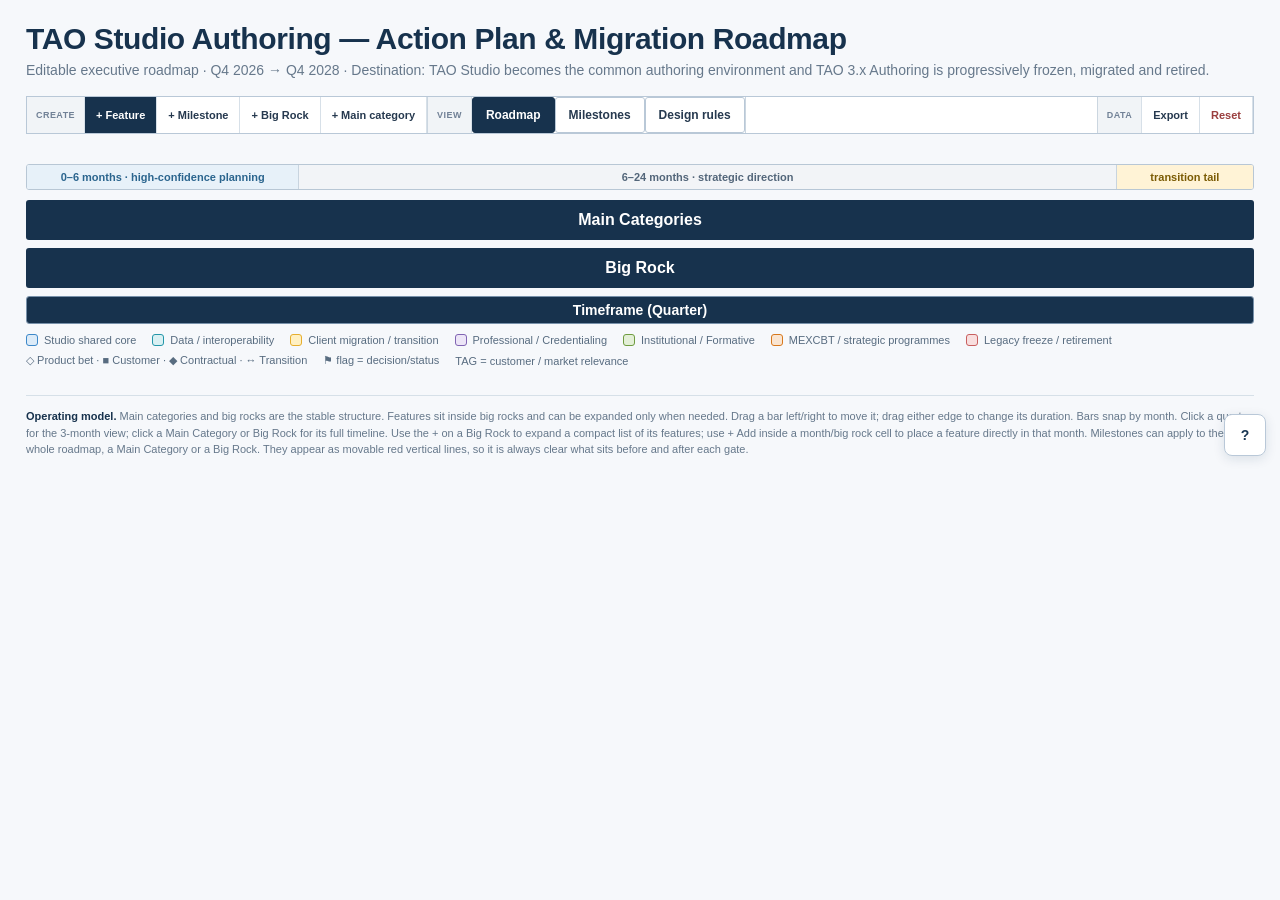
<file: legacy/TAO_Studio_Authoring_Action_Plan_Roadmap_v10.html>
<!DOCTYPE html>
<html lang="en">
<head>
<meta charset="utf-8" />
<meta name="viewport" content="width=device-width, initial-scale=1" />
<title>TAO Studio Authoring — Action Plan & Migration Roadmap v9</title>
<style>
:root{
  --navy:#17324d;--navy2:#254968;--ink:#26394f;--muted:#66788b;--grid:#dbe4ed;--bg:#f6f8fb;--panel:#fff;
  --blue:#3d88c9;--blue-soft:#dcebf8;--gold:#e6ae2d;--gold-soft:#fff0c2;--green:#6f9c40;--green-soft:#e3efd7;
  --teal:#2396a9;--teal-soft:#d9f0f3;--purple:#8064b3;--purple-soft:#ece5f7;--orange:#d7781d;--orange-soft:#fae5d1;
  --red:#c85f5f;--red-soft:#f8dede;--grey:#8d9aaa;--grey-soft:#eef2f6;
  --catw:176px;--big rockw:230px;
}
*{box-sizing:border-box} html{scroll-behavior:smooth}
body{margin:0;background:var(--bg);font-family:Inter,Segoe UI,Arial,sans-serif;color:var(--ink);font-size:14px}
button,input,select,textarea{font:inherit;color:inherit}.page{max-width:1900px;margin:0 auto;padding:22px 26px 48px}
h1{margin:0 0 4px;color:var(--navy);font-size:30px;letter-spacing:-.4px}.subtitle{color:var(--muted);margin-bottom:16px;line-height:1.45}
.commandbar{display:flex;align-items:stretch;gap:0;margin:10px 0 14px;border:1px solid #b9c8d7;background:#fff;overflow-x:auto}.commandgroup{display:flex;align-items:stretch;gap:0;border-right:1px solid #cbd6e0;white-space:nowrap}.commandgroup:last-child{border-right:0}.commandgroup.push{margin-left:auto;border-left:1px solid #cbd6e0}.command-label{display:flex;align-items:center;padding:0 9px;background:#f1f4f7;color:#718196;font-size:9px;font-weight:850;text-transform:uppercase;letter-spacing:.45px;border-right:1px solid #d7e0e8}.btn,.tab-btn{border:0;border-right:1px solid #d7e0e8;background:white;border-radius:0;padding:9px 11px;cursor:pointer;font-weight:750;font-size:11px;min-height:36px}.btn:hover,.tab-btn:hover{background:#f0f4f7}.btn.primary{background:var(--navy);color:#fff}.btn.danger{color:#9a3e3e}.tab-btn.active{background:var(--navy);color:#fff}.toolbar{display:flex;gap:0;margin:0}.view-tabs{display:flex;gap:0;margin:0}
.note{border-left:5px solid var(--blue);background:#edf6fc;padding:11px 14px;margin-bottom:14px;line-height:1.45;font-size:13px}
.horizon{display:grid;grid-template-columns:var(--catw) var(--big rockw) 1fr;gap:8px;margin-bottom:6px}.horizon .blank{background:transparent}.horizon-band{display:grid;grid-template-columns:2fr 6fr 1fr;border:1px solid #b8c7d5;border-radius:3px;overflow:hidden;background:white}.horizon-band div{padding:6px 10px;font-size:11px;font-weight:800;text-align:center;border-right:1px solid #c8d4df;cursor:pointer}.horizon-band div:hover{filter:brightness(.97);box-shadow:inset 0 0 0 2px rgba(23,50,77,.08)}.horizon-band div:last-child{border-right:0}.h1a{background:#e7f1f9;color:#2b658e}.h1b{background:#f2f4f7;color:#53667a}.h1c{background:#fff3d6;color:#7b5b04}
.top-grid,.lane{display:grid;grid-template-columns:var(--catw) var(--big rockw) 1fr;gap:8px}.top-grid{margin-bottom:8px;position:sticky;top:0;z-index:15;background:var(--bg);padding-top:4px}.headbox{background:var(--navy);color:#fff;border-radius:3px;padding:11px;text-align:center;font-size:16px;font-weight:800;display:flex;align-items:center;justify-content:center}.timeline-head{border:1px solid #7891aa;border-radius:3px;overflow:hidden;background:#fff}.timeline-title{background:var(--navy);color:#fff;text-align:center;font-weight:800;padding:5px 8px;font-size:14px}.quarters{display:grid;grid-template-columns:repeat(9,1fr)}.q{background:#eaf0f6;border-right:1px solid #aab9c7;text-align:center;padding:7px 2px;font-weight:800;font-size:12px;line-height:1.1;cursor:pointer;position:relative}.q:hover{background:#dce8f2}.q:last-child{border-right:0}.q:after{content:'click for 3 months';display:block;font-size:8px;font-weight:600;color:#72869a;margin-top:3px}
.roadmap-shell{border-radius:3px}.category-group{display:grid;grid-template-columns:var(--catw) calc(100% - var(--catw));gap:8px;margin-bottom:8px}.category{border-radius:3px;border:1px solid;padding:12px 10px;display:flex;flex-direction:column;align-items:center;justify-content:center;text-align:center;font-weight:850;font-size:18px;position:relative;min-height:78px}.category:before{content:"";position:absolute;left:0;top:0;bottom:0;width:9px;border-radius:3px 0 0 7px;background:currentColor}.category small{font-size:10px;font-weight:700;opacity:.8;margin-top:7px}.category{cursor:pointer}.category:hover{filter:brightness(.985);box-shadow:inset 0 0 0 2px rgba(23,50,77,.08)}.cat-blue{background:var(--blue-soft);color:var(--blue);border-color:var(--blue)}.cat-gold{background:var(--gold-soft);color:#8a6500;border-color:var(--gold)}.cat-green{background:var(--green-soft);color:var(--green);border-color:var(--green)}.cat-teal{background:var(--teal-soft);color:var(--teal);border-color:var(--teal)}.cat-purple{background:var(--purple-soft);color:var(--purple);border-color:var(--purple)}.cat-red{background:var(--red-soft);color:var(--red);border-color:var(--red)}.cat-orange{background:var(--orange-soft);color:var(--orange);border-color:var(--orange)}
.category-body{display:flex;flex-direction:column;gap:4px}.lane{grid-template-columns:var(--big rockw) 1fr}.big rock{min-height:58px;background:#fff;border:1px solid #c7d4df;border-left:4px solid var(--navy2);border-radius:3px;padding:8px 64px 8px 10px;display:flex;align-items:center;font-size:12px;font-weight:780;line-height:1.25;position:relative}.big rock .lane-add{position:absolute;right:6px;top:50%;transform:translateY(-50%);border:1px solid #d7e0e8;background:#edf3f8;border-radius:2px;width:26px;height:26px;cursor:pointer;font-weight:900;font-size:15px;line-height:1}.big rock .lane-add:hover{background:#dfeaf3}.big rock .lane-add.expanded{background:#dbe7f1;border-color:#b7c7d5}.big rock>div{cursor:pointer;min-width:0}.big rock>div:hover{text-decoration:underline;text-decoration-style:dotted}.big rock-meta{display:block;font-size:9px;color:#7a8998;font-weight:600;margin-top:2px}
.track{position:relative;min-height:58px;background:#fff;border:1px solid #c7d4df;border-radius:3px;overflow:hidden}.month-grid{position:absolute;inset:0;display:grid;grid-template-columns:repeat(27,1fr);pointer-events:none}.month-grid span{border-right:1px solid #edf1f5}.month-grid span:nth-child(3n){border-right:1.5px solid #c9d5df}.month-grid span:last-child{border-right:0}.confidence-shade{position:absolute;inset:0;pointer-events:none;background:linear-gradient(90deg,rgba(61,136,201,.035) 0 22.222%,rgba(100,119,140,.018) 22.222% 88.888%,rgba(242,189,68,.035) 88.888% 100%)}
.bar{position:absolute;top:11px;height:34px;border-radius:3px;border:1px solid;padding:8px 24px 7px 9px;font-size:10.5px;font-weight:780;line-height:1.05;overflow:hidden;white-space:nowrap;text-overflow:ellipsis;box-shadow:0 1px 1px rgba(0,0,0,.05);cursor:grab;user-select:none;touch-action:none}.bar.dragging{cursor:grabbing;opacity:.92;z-index:9;box-shadow:0 5px 18px rgba(20,45,70,.2)}.bar .lock{position:absolute;right:7px;top:8px;font-size:11px}.handle{position:absolute;top:0;bottom:0;width:8px;cursor:ew-resize;z-index:3}.handle.left{left:0}.handle.right{right:0}.handle:hover{background:rgba(0,0,0,.08)}
.b-blue{background:var(--blue-soft);border-color:var(--blue);color:#225b8a}.b-gold{background:var(--gold-soft);border-color:var(--gold);color:#795a00}.b-green{background:var(--green-soft);border-color:var(--green);color:#4c7429}.b-teal{background:var(--teal-soft);border-color:var(--teal);color:#187487}.b-purple{background:var(--purple-soft);border-color:var(--purple);color:#5f468d}.b-red{background:var(--red-soft);border-color:var(--red);color:#8f4040}.b-orange{background:var(--orange-soft);border-color:var(--orange);color:#985117}.b-grey{background:var(--grey-soft);border-color:#9aa9b8;color:#52667b}
.legend{display:flex;flex-wrap:wrap;gap:8px 16px;margin:10px 0 22px;font-size:11px;color:#586c80}.legend span{display:flex;align-items:center;gap:6px}.dot{width:12px;height:12px;border-radius:3px;border:1px solid}
.section-title{font-size:20px;color:var(--navy);margin:26px 0 10px}.cards{display:grid;grid-template-columns:repeat(3,1fr);gap:10px}.card{background:#fff;border:1px solid #d2dde6;border-radius:3px;padding:13px}.card h3{font-size:14px;color:var(--navy);margin:0 0 6px}.card p{font-size:12px;line-height:1.45;color:#566a7d;margin:0}.principles{display:grid;grid-template-columns:repeat(4,1fr);gap:8px}.principle{background:white;border:1px solid #d4dee7;border-radius:3px;padding:10px;font-size:11px;line-height:1.35}.principle b{color:var(--navy)}
.modal-backdrop{position:fixed;inset:0;background:rgba(17,36,54,.34);display:none;align-items:center;justify-content:center;z-index:50;padding:22px}.modal-backdrop.show{display:flex}.modal{width:min(1320px,96vw);max-height:90vh;overflow:auto;background:white;border-radius:10px;box-shadow:0 24px 70px rgba(17,36,54,.28);border:1px solid #b9c7d5}.modal-head{position:sticky;top:0;background:white;z-index:5;border-bottom:1px solid #d9e2ea;padding:14px 16px;display:flex;align-items:center;justify-content:space-between}.modal-head h2{margin:0;color:var(--navy);font-size:20px}.x{border:0;background:#edf2f6;border-radius:5px;width:30px;height:30px;cursor:pointer;font-weight:800}.modal-body{padding:14px 16px 18px}
.month-detail{display:grid;grid-template-columns:170px 220px repeat(3,1fr);border:1px solid #cbd7e2;border-radius:3px;overflow:hidden}.md-head{background:var(--navy);color:white;font-weight:800;padding:9px;border-right:1px solid #45617a}.md-cell{min-height:68px;padding:7px;border-right:1px solid #e0e7ed;border-bottom:1px solid #e0e7ed;background:#fff;font-size:11px;position:relative}.md-cell.cat{font-weight:800;background:#f6f9fb;cursor:pointer}.md-cell.cat:hover,.md-cell.big rock-name:hover{background:#edf4fa}.md-cell.big rock-name{font-weight:700;background:#fbfcfd;cursor:pointer}.mini-item{border:1px solid #b8c7d6;border-radius:5px;padding:6px 7px;margin:2px 0;cursor:pointer;font-size:10px;line-height:1.25}.mini-item:hover{background:#f2f6f9}.mini-item .mi-meta{display:block;color:#6d7d8d;font-size:8.5px;margin-top:2px}.month-add{border:1px dashed #a9b9c8;background:#f8fbfd;color:#506980;border-radius:4px;padding:4px 6px;margin-top:5px;cursor:pointer;font-size:9px;font-weight:800}.month-add:hover{background:#e9f2f8}.clickable-scope{cursor:pointer}.clickable-scope:after{content:' ↗';font-size:10px;opacity:.55}.scope-roadmap{border:1px solid #cbd7e2;border-radius:3px;overflow:hidden}.scope-head{display:grid;grid-template-columns:240px 1fr;background:var(--navy);color:#fff}.scope-head>div{padding:9px 10px;font-weight:800}.scope-quarter-grid{display:grid;grid-template-columns:repeat(9,1fr)}.scope-quarter-grid span{text-align:center;border-left:1px solid #45617a;padding:9px 2px;font-size:10px}.scope-row{display:grid;grid-template-columns:240px 1fr;border-top:1px solid #e0e7ed;min-height:66px}.scope-label{padding:9px 10px;font-weight:750;background:#fbfcfd;border-right:1px solid #e0e7ed}.scope-track{position:relative;min-height:66px;background:#fff;overflow:hidden}.scope-grid{position:absolute;inset:0;display:grid;grid-template-columns:repeat(27,1fr);pointer-events:none}.scope-grid span{border-right:1px solid #edf1f5}.scope-grid span:nth-child(3n){border-right:1.5px solid #c9d5df}.scope-bar{position:absolute;top:15px;height:34px;border-radius:3px;border:1px solid;padding:8px 9px;font-size:10px;font-weight:780;white-space:nowrap;overflow:hidden;text-overflow:ellipsis;cursor:pointer}.scope-summary{display:flex;gap:12px;flex-wrap:wrap;margin:0 0 10px;color:#617486;font-size:11px}.scope-summary b{color:var(--navy)}
.form-grid{display:grid;grid-template-columns:repeat(2,1fr);gap:10px}.field{display:flex;flex-direction:column;gap:4px}.field.full{grid-column:1/-1}.field label{font-size:10px;font-weight:800;color:#5b6e82;text-transform:uppercase;letter-spacing:.35px}.field input,.field select,.field textarea{border:1px solid #bccbd8;border-radius:5px;padding:8px;background:#fff;font-size:12px}.field textarea{min-height:72px;resize:vertical}.form-actions{display:flex;justify-content:flex-end;gap:8px;margin-top:12px}
.statusline{font-size:10px;color:#748698;margin:5px 0 0}.tip{background:#fff8dc;border-left:4px solid var(--gold);padding:8px 10px;font-size:11px;line-height:1.4;margin-bottom:12px}

.drilldown{margin:0 0 4px 0;border:1px solid #cbd7e2;border-top:0;background:#fbfcfd}.drill-row{display:grid;grid-template-columns:var(--big rockw) 1fr;min-height:34px}.drill-label{padding:6px 8px;border-right:1px solid #d7e1e9;border-top:1px solid #edf1f5;background:#fbfcfd;display:flex;align-items:center;gap:6px;min-width:0;font-weight:730;color:#38516b}.drill-label .grow{min-width:0;overflow:hidden;text-overflow:ellipsis;white-space:nowrap}.drill-track{position:relative;min-height:34px;background:#fff;border-top:1px solid #edf1f5;overflow:hidden}.drill-grid{position:absolute;inset:0;display:grid;grid-template-columns:repeat(27,1fr);pointer-events:none}.drill-grid span{border-right:1px solid #f0f3f6}.drill-grid span:nth-child(3n){border-right:1.5px solid #d5dee6}.tiny-btn{margin-left:auto;border:0;background:transparent;border-radius:2px;width:22px;height:22px;padding:0;font-size:13px;font-weight:800;cursor:pointer;color:#6a7d90}.tiny-btn:hover{background:#edf3f7;color:var(--navy)}.drill-empty{padding:8px 10px;color:#8190a0;font-size:10px;border-top:1px solid #edf1f5}.drill-footer{padding:6px 8px;border-top:1px solid #e4ebf1;background:#f8fafc}.drill-footer button{border:1px solid #c7d4df;background:#fff;border-radius:2px;padding:4px 7px;font-size:9px;font-weight:800;cursor:pointer}
.big rock-edit{position:absolute;right:36px;top:50%;transform:translateY(-50%);border:0;background:transparent;width:24px;height:24px;border-radius:2px;cursor:pointer;color:#6c7e90;font-size:13px}.big rock-edit:hover{background:#edf3f7;color:var(--navy)}
.bar.commit-product{border-style:solid}.bar.commit-customer{border-width:2px;border-style:solid}.bar.commit-contractual{border-width:2px;border-style:double}.bar.commit-transition{border-style:dashed}.bar .commit-mark{position:absolute;right:6px;top:5px;font-size:10px;line-height:1}.bar .decision-flag{position:absolute;left:7px;top:4px;width:0;height:0;border-top:7px solid transparent;border-bottom:7px solid transparent;border-left:9px solid #6f8194}.bar .bar-title{display:block;padding-left:14px;padding-right:30px;overflow:hidden;text-overflow:ellipsis;white-space:nowrap}.bar .segment-tag{position:absolute;right:5px;bottom:2px;font-size:7px;font-weight:900;letter-spacing:.2px;background:rgba(255,255,255,.78);border:1px solid rgba(0,0,0,.12);border-radius:2px;padding:1px 3px;max-width:34px;overflow:hidden;text-overflow:ellipsis}.jira-inline{margin-top:12px;border-top:1px solid #dce5ec;padding-top:10px}.jira-inline-head{display:flex;align-items:center;justify-content:space-between;font-size:11px;font-weight:800;color:var(--navy);margin-bottom:6px}.jira-inline-list{display:flex;flex-direction:column;gap:4px}.jira-inline-item{display:flex;align-items:center;gap:8px;border:1px solid #d7e0e8;background:#fafbfd;padding:6px 8px;font-size:10px}.jira-inline-item .jira-key{font-weight:850;color:#586d81;min-width:62px}.jira-inline-item .jira-title{flex:1}.jira-inline-item button{border:0;background:transparent;cursor:pointer;color:#687b8f;font-weight:800}.jira-inline-empty{font-size:10px;color:#8190a0;padding:4px 0}

@media(max-width:1150px){:root{--catw:140px;--big rockw:185px}.page{padding:15px}.category{font-size:15px}.big rock{font-size:10px}.bar{font-size:9px}.cards,.principles{grid-template-columns:1fr 1fr}.month-detail{grid-template-columns:120px 160px repeat(3,1fr)}}
@media(max-width:800px){.cards,.principles{grid-template-columns:1fr}.roadmap-wrap{overflow-x:auto}.roadmap-inner{min-width:1180px}.form-grid{grid-template-columns:1fr}.field.full{grid-column:1}.modal-backdrop{padding:8px}}

.view-tabs{display:flex;gap:6px;margin:8px 0 14px;border-bottom:1px solid #cad6e0;padding-bottom:6px}.tab-btn{border:1px solid #b9c8d7;background:#fff;border-radius:3px;padding:8px 13px;cursor:pointer;font-weight:800;font-size:12px}.tab-btn.active{background:var(--navy);color:#fff;border-color:var(--navy)}.tab-panel{display:none}.tab-panel.active{display:block}.rules-intro{background:#fff;border:1px solid #d4dee7;border-radius:3px;padding:12px 14px;margin-bottom:10px;color:#566a7d;line-height:1.45}.rules-grid{display:grid;grid-template-columns:repeat(2,1fr);gap:10px}.rule-card{background:#fff;border:1px solid #d4dee7;border-radius:3px;padding:13px 14px;line-height:1.42}.rule-card b{display:block;color:var(--navy);margin-bottom:4px}.rule-card span{color:#5c6f81;font-size:12px}

.milestone-line{position:absolute;top:0;bottom:0;width:2px;background:#d53b3b;z-index:4;pointer-events:auto;cursor:pointer}.milestone-line:before{content:"";position:absolute;top:0;left:-4px;border-left:5px solid transparent;border-right:5px solid transparent;border-top:7px solid #d53b3b}.milestone-line.global{width:3px;background:#b91c1c}.milestone-label{position:absolute;top:1px;transform:translateX(5px);font-size:8px;font-weight:850;color:#a12626;background:rgba(255,255,255,.9);padding:1px 3px;border-radius:3px;max-width:140px;white-space:nowrap;overflow:hidden;text-overflow:ellipsis;z-index:5;pointer-events:none}.milestone-view{border:1px solid #cbd7e2;border-radius:3px;overflow:hidden;background:#fff}.mv-head,.mv-row{display:grid;grid-template-columns:260px 1fr}.mv-head{background:var(--navy);color:#fff}.mv-head>div{padding:9px 10px;font-weight:800}.mv-q{display:grid;grid-template-columns:repeat(9,1fr)}.mv-q span{text-align:center;padding:9px 2px;border-left:1px solid #45617a;font-size:10px}.mv-label{padding:12px 10px;border-right:1px solid #d8e2ea;border-bottom:1px solid #e2e8ee;font-weight:800}.mv-track{position:relative;min-height:54px;border-bottom:1px solid #e2e8ee}.mv-grid{position:absolute;inset:0;display:grid;grid-template-columns:repeat(27,1fr);pointer-events:none}.mv-grid span{border-right:1px solid #edf1f5}.mv-grid span:nth-child(3n){border-right:1.5px solid #cbd7e1}.mv-milestone{position:absolute;top:7px;bottom:7px;width:2px;background:#d53b3b;cursor:pointer;z-index:2}.mv-milestone:before{content:"";position:absolute;top:-1px;left:-4px;border-left:5px solid transparent;border-right:5px solid transparent;border-top:7px solid #d53b3b}.mv-milestone span{position:absolute;top:8px;left:6px;font-size:9px;font-weight:800;color:#a12626;background:#fff;padding:2px 4px;border:1px solid #f0caca;border-radius:3px;white-space:nowrap;max-width:180px;overflow:hidden;text-overflow:ellipsis}
.horizon-detail{border:1px solid #cbd7e2;border-radius:3px;overflow:hidden;background:#fff}.hz-head,.hz-row{display:grid;grid-template-columns:190px 250px 1fr}.hz-head{background:var(--navy);color:#fff}.hz-head>div{padding:9px 10px;font-weight:800}.hz-qgrid{display:grid}.hz-qgrid span{text-align:center;padding:9px 3px;border-left:1px solid #45617a;font-size:10px}.hz-cat{padding:9px 10px;border-right:1px solid #d8e2ea;border-top:1px solid #e2e8ee;background:#f1f5f8;font-weight:850;color:var(--navy);cursor:pointer}.hz-cat:hover,.hz-label:hover{background:#eaf2f8}.hz-label{padding:9px 10px;border-right:1px solid #d8e2ea;border-top:1px solid #e2e8ee;background:#fbfcfd;font-weight:750;cursor:pointer}.hz-label small{display:block;color:#748698;font-weight:600;margin-top:3px}.hz-track{position:relative;min-height:56px;border-top:1px solid #e2e8ee;overflow:hidden}.hz-grid{position:absolute;inset:0;display:grid;pointer-events:none}.hz-grid span{border-right:1px solid #edf1f5}.hz-grid span:nth-child(3n){border-right:1.5px solid #cbd7e1}.hz-bar{position:absolute;top:11px;height:34px;border-radius:3px;border:1px solid;padding:8px 9px;font-size:10px;font-weight:780;white-space:nowrap;overflow:hidden;text-overflow:ellipsis;cursor:pointer}.hz-months{display:grid;background:#eef3f7;border-top:1px solid #cbd7e2}.hz-months span{text-align:center;padding:5px 2px;font-size:9px;color:#65788b;border-left:1px solid #d6e0e8}.milestone-line,.mv-milestone{touch-action:none}.milestone-line.dragging,.mv-milestone.dragging{width:4px;background:#991b1b;z-index:12}.mv-label.big rock-scope{padding-left:28px;font-weight:650;color:#5d7184;background:#fcfdfe}.scope-milestone-label{position:absolute;top:2px;left:5px;font-size:8px;color:#9d2929;background:#fff;padding:1px 3px;white-space:nowrap;max-width:130px;overflow:hidden;text-overflow:ellipsis;border-radius:3px}.milestone-key{display:flex;gap:12px;flex-wrap:wrap;font-size:10px;color:#65788b;margin:0 0 10px}.milestone-key b{color:var(--navy)}

.bottom-help{margin-top:28px;border-top:1px solid #d6e0e8;padding-top:12px;color:#66788b;font-size:11px;line-height:1.5}.bottom-help b{color:var(--navy)}

@media print{.toolbar,.lane-add,.q:after,.modal-backdrop{display:none!important}.page{max-width:none;padding:8px}.top-grid{position:static}.bar{box-shadow:none}}
</style>
</head>
<body>
<div class="page">
  <h1>TAO Studio Authoring — Action Plan & Migration Roadmap</h1>
  <div class="subtitle">Editable executive roadmap · Q4 2026 → Q4 2028 · Destination: TAO Studio becomes the common authoring environment and TAO 3.x Authoring is progressively frozen, migrated and retired.</div>
  <div class="commandbar">
    <div class="commandgroup"><span class="command-label">Create</span>
      <button class="btn primary" onclick="openAddItem()">+ Feature</button>
      <button class="btn" onclick="openAddMilestone()">+ Milestone</button>
      <button class="btn" onclick="openAddBig Rock()">+ Big Rock</button>
      <button class="btn" onclick="openAddCategory()">+ Main category</button>
    </div>
    <div class="commandgroup"><span class="command-label">View</span>
      <button class="tab-btn active" id="tabRoadmapBtn" type="button" onclick="showTab('roadmapTab')">Roadmap</button>
      <button class="tab-btn" id="tabMilestonesBtn" type="button" onclick="showTab('milestonesTab')">Milestones</button>
      <button class="tab-btn" id="tabRulesBtn" type="button" onclick="showTab('rulesTab')">Design rules</button>
    </div>
    <div class="commandgroup push"><span class="command-label">Data</span>
      <button class="btn" onclick="exportJSON()">Export</button>
      <button class="btn danger" onclick="resetRoadmap()">Reset</button>
    </div>
  </div>

  <div id="roadmapTab" class="tab-panel active">
  

  <div class="roadmap-wrap"><div class="roadmap-inner">
    <div class="horizon"><div class="blank"></div><div class="blank"></div><div class="horizon-band"><div class="h1a" onclick="openHorizon(0,6,'0–6 months · high-confidence planning')">0–6 months · high-confidence planning</div><div class="h1b" onclick="openHorizon(6,18,'6–24 months · strategic direction')">6–24 months · strategic direction</div><div class="h1c" onclick="openHorizon(24,3,'Transition tail')">transition tail</div></div></div>
    <div class="top-grid">
      <div class="headbox">Main Categories</div>
      <div class="headbox">Big Rock</div>
      <div class="timeline-head"><div class="timeline-title">Timeframe (Quarter)</div><div class="quarters" id="quarterHeaders"></div></div>
    </div>
    <div id="roadmap" class="roadmap-shell"></div>
  </div></div>

  <div class="legend">
    <span><i class="dot" style="background:var(--blue-soft);border-color:var(--blue)"></i> Studio shared core</span>
    <span><i class="dot" style="background:var(--teal-soft);border-color:var(--teal)"></i> Data / interoperability</span>
    <span><i class="dot" style="background:var(--gold-soft);border-color:var(--gold)"></i> Client migration / transition</span>
    <span><i class="dot" style="background:var(--purple-soft);border-color:var(--purple)"></i> Professional / Credentialing</span>
    <span><i class="dot" style="background:var(--green-soft);border-color:var(--green)"></i> Institutional / Formative</span>
    <span><i class="dot" style="background:var(--orange-soft);border-color:var(--orange)"></i> MEXCBT / strategic programmes</span>
    <span><i class="dot" style="background:var(--red-soft);border-color:var(--red)"></i> Legacy freeze / retirement</span>
    <span>◇ Product bet · ■ Customer · ◆ Contractual · ↔ Transition</span><span>⚑ flag = decision/status</span><span>TAG = customer / market relevance</span>
  </div>

  <div class="bottom-help"><b>Operating model.</b> Main categories and big rocks are the stable structure. Features sit inside big rocks and can be expanded only when needed. Drag a bar left/right to move it; drag either edge to change its duration. Bars snap by month. Click a quarter for the 3-month view; click a Main Category or Big Rock for its full timeline. Use the + on a Big Rock to expand a compact list of its features; use + Add inside a month/big rock cell to place a feature directly in that month. Milestones can apply to the whole roadmap, a Main Category or a Big Rock. They appear as movable red vertical lines, so it is always clear what sits before and after each gate.</div>
  </div>

  <div id="milestonesTab" class="tab-panel">
    <h2 class="section-title" style="margin-top:6px">Milestones overview</h2>
    <div style="margin:0 0 10px"><button class="btn primary" style="border:1px solid #17324d" onclick="openAddMilestone()">+ Milestone</button></div>
    <div id="milestoneOverview"></div>
  </div>

  <div id="rulesTab" class="tab-panel">
    <h2 class="section-title" style="margin-top:6px">Roadmap design rules</h2>
    <div class="rules-intro">These rules govern how the roadmap is interpreted and maintained. They are intentionally separated from the executive roadmap so the primary view remains focused on categories, big rocks, timing and features.</div>
    <div class="rules-grid">
      <div class="rule-card"><b>Voice of Customer first.</b><span>Each feature can record evidence from customers, prospects, RFPs, Sales and early adopters.</span></div>
      <div class="rule-card"><b>6 + 18 horizon.</b><span>The first 6 months are high-confidence planning; the following 18 months are strategic direction. The final tail remains visible for the 3.x transition target.</span></div>
      <div class="rule-card"><b>Value before feature.</b><span>Each item records why it matters, for whom, the problem it solves and what it unlocks.</span></div>
      <div class="rule-card"><b>Transition is explicit.</b><span>Studio evolution, 3.x freeze, coexistence, customer migration and retirement sit on the same roadmap.</span></div>
      <div class="rule-card"><b>Customer transitions trace to Product.</b><span>MEXCBT and other strategic programmes use shared Product capabilities wherever possible rather than becoming separate product strategies.</span></div>
      <div class="rule-card"><b>Commitment vs Product bet.</b><span>Locked customer commitments and Product-led strategic investment are visibly distinct.</span></div>
      <div class="rule-card"><b>Feature level.</b><span>This remains an executive roadmap. Jira owns epics, stories, engineering detail and execution breakdown.</span></div>
      <div class="rule-card"><b>Migration ≠ parity.</b><span>Data, users, training, procedures, metadata, workflows and adoption are migration gates in addition to feature capability.</span></div>
    </div>
  </div>
</div>

<div id="quarterModal" class="modal-backdrop" onclick="backdropClose(event,'quarterModal')"><div class="modal"><div class="modal-head"><h2 id="quarterTitle"></h2><button class="x" onclick="closeModal('quarterModal')">×</button></div><div class="modal-body"><div class="tip">Quarter detail shows the three individual months. Items appear in each month they touch. Click an item to edit its full roadmap record.</div><div id="quarterDetail"></div></div></div></div>

<div id="horizonModal" class="modal-backdrop" onclick="backdropClose(event,'horizonModal')"><div class="modal"><div class="modal-head"><h2 id="horizonTitle"></h2><button class="x" onclick="closeModal('horizonModal')">×</button></div><div class="modal-body"><div class="tip">Focused horizon view. It keeps the same Main Category → Big Rock structure and shows only the selected planning window. Click a bar or milestone to edit it.</div><div id="horizonDetail"></div></div></div></div>

<div id="scopeModal" class="modal-backdrop" onclick="backdropClose(event,'scopeModal')"><div class="modal"><div class="modal-head"><h2 id="scopeTitle"></h2><button class="x" onclick="closeModal('scopeModal')">×</button></div><div class="modal-body"><div class="tip">This is the complete timeline for the selected Main Category or Big Rock. Click any feature to edit it; use the + button in the main roadmap or the quarter view to add new items.</div><div id="scopeDetail"></div></div></div></div>

<div id="ticketModal" class="modal-backdrop" onclick="backdropClose(event,'ticketModal')"><div class="modal" style="width:min(760px,96vw)"><div class="modal-head"><h2 id="ticketModalTitle">Jira-level item</h2><button class="x" onclick="closeModal('ticketModal')">×</button></div><div class="modal-body">
  <form id="ticketForm" onsubmit="saveTicket(event)">
    <input type="hidden" id="tId"><input type="hidden" id="tParent">
    <div class="form-grid">
      <div class="field"><label>Jira key / reference</label><input id="tKey" placeholder="e.g. AUTH-123"></div>
      <div class="field"><label>Status</label><select id="tStatus"><option>Planned</option><option>Discovery</option><option>Ready</option><option>In progress</option><option>Blocked</option><option>Done</option></select></div>
      <div class="field full"><label>Feature / Jira-level item</label><input id="tTitle" required></div>
      <div class="field"><label>Start month</label><select id="tStart" required></select></div>
      <div class="field"><label>Duration (months)</label><input id="tDuration" type="number" min="1" max="27" required></div>
      <div class="field"><label>Owner</label><input id="tOwner" placeholder="Team / owner"></div>
      <div class="field full"><label>Notes / link</label><textarea id="tNotes" placeholder="Optional Jira link, acceptance note, dependency..."></textarea></div>
    </div>
    <div class="form-actions"><button type="button" class="btn danger" id="deleteTicketBtn" onclick="deleteCurrentTicket()">Delete</button><button type="button" class="btn" onclick="closeModal('ticketModal')">Cancel</button><button class="btn primary" type="submit">Save</button></div>
  </form>
</div></div></div>

<div id="itemModal" class="modal-backdrop" onclick="backdropClose(event,'itemModal')"><div class="modal"><div class="modal-head"><h2 id="itemModalTitle">Feature</h2><button class="x" onclick="closeModal('itemModal')">×</button></div><div class="modal-body">
  <form id="itemForm" onsubmit="saveItem(event)">
    <input type="hidden" id="fId">
    <div class="form-grid">
      <div class="field"><label>Category</label><select id="fCategory" onchange="populateBig RockSelect()" required></select></div>
      <div class="field"><label>Big Rock</label><select id="fBig Rock" required></select></div>
      <div class="field full"><label>Feature / outcome</label><input id="fTitle" required></div>
      <div class="field"><label>Start month</label><select id="fStart" required></select></div>
      <div class="field"><label>Duration (months)</label><input id="fDuration" type="number" min="1" max="27" required></div>
      <div class="field"><label>Commitment type</label><select id="fCommitment"><option>Product bet</option><option>Customer commitment</option><option>Contractual commitment</option><option>Transition requirement</option></select></div>
      <div class="field"><label>Strategic priority</label><input id="fPriority" placeholder="e.g. Authoring transition"></div>
      <div class="field"><label>Customer / market segment</label><input id="fSegment" placeholder="e.g. Credentialing, Japan, Formative"></div>
      <div class="field"><label>Status / decision</label><select id="fDecision"><option>BUILD IN STUDIO</option><option>MIGRATE / HARDEN</option><option>TRANSFORM</option><option>VALIDATE</option><option>RETIRE</option><option>BRIDGE / PARTNER</option><option>DISCOVERY</option></select></div>
      <div class="field full"><label>Why / customer & market value</label><textarea id="fWhy"></textarea></div>
      <div class="field full"><label>Voice of Customer / evidence</label><textarea id="fEvidence" placeholder="Customers, RFPs, Sales, early adopters, testing, strategic conversations..."></textarea></div>
      <div class="field full"><label>Dependencies / constraints</label><textarea id="fDependencies" placeholder="Cloud, security, deployment, permissions, operating model, other Product components..."></textarea></div>
      <div class="field full"><label>Unlocks / success outcome</label><textarea id="fUnlocks"></textarea></div>
    </div>
    <div id="jiraInline" class="jira-inline"></div>
    <div class="form-actions"><button type="button" class="btn danger" id="deleteItemBtn" onclick="deleteCurrentItem()">Delete</button><button type="button" class="btn" onclick="closeModal('itemModal')">Cancel</button><button class="btn primary" type="submit">Save</button></div>
  </form>
</div></div></div>


<div id="milestoneModal" class="modal-backdrop" onclick="backdropClose(event,'milestoneModal')"><div class="modal" style="width:min(720px,95vw)"><div class="modal-head"><h2 id="milestoneTitle">Milestone</h2><button class="x" onclick="closeModal('milestoneModal')">×</button></div><div class="modal-body">
<form onsubmit="saveMilestone(event)"><input type="hidden" id="mId"><div class="form-grid">
<div class="field full"><label>Milestone</label><input id="mName" required></div>
<div class="field"><label>Scope</label><select id="mScope" onchange="toggleMilestoneCategory()"><option value="global">Whole roadmap</option><option value="category">Main Category</option><option value="big rock">Big Rock</option></select></div>
<div class="field" id="mCategoryWrap"><label>Main Category</label><select id="mCategory" onchange="populateMilestoneBig RockSelect()"></select></div>
<div class="field" id="mBig RockWrap"><label>Big Rock</label><select id="mBig Rock"></select></div>
<div class="field"><label>Month</label><select id="mMonth"></select></div>
<div class="field"><label>Type</label><select id="mType"><option>Decision gate</option><option>Customer transition</option><option>Product readiness</option><option>Legacy transition</option><option>Release / availability</option></select></div>
<div class="field full"><label>Notes / exit condition</label><textarea id="mNotes"></textarea></div>
</div><div class="form-actions"><button type="button" class="btn danger" id="deleteMilestoneBtn" onclick="deleteCurrentMilestone()">Delete</button><button type="button" class="btn" onclick="closeModal('milestoneModal')">Cancel</button><button class="btn primary" type="submit">Save</button></div></form>
</div></div></div>

<div id="simpleModal" class="modal-backdrop" onclick="backdropClose(event,'simpleModal')"><div class="modal" style="width:min(620px,95vw)"><div class="modal-head"><h2 id="simpleTitle"></h2><button class="x" onclick="closeModal('simpleModal')">×</button></div><div class="modal-body"><form id="simpleForm" onsubmit="saveSimple(event)"><div id="simpleFields"></div><div class="form-actions"><button type="button" class="btn" onclick="closeModal('simpleModal')">Cancel</button><button class="btn primary" type="submit">Save</button></div></form></div></div></div>

<script>
function showTab(id){
  document.querySelectorAll('.tab-panel').forEach(p=>p.classList.remove('active'));
  document.querySelectorAll('.tab-btn').forEach(b=>b.classList.remove('active'));
  const panel=document.getElementById(id); if(panel) panel.classList.add('active');
  const map={roadmapTab:'tabRoadmapBtn',milestonesTab:'tabMilestonesBtn',rulesTab:'tabRulesBtn'};
  const btn=document.getElementById(map[id]||'tabRoadmapBtn'); if(btn) btn.classList.add('active');
  if(id==='milestonesTab') renderMilestoneOverview();
}
const months=[
 {y:2026,m:'Oct',q:'2026 Q4'},{y:2026,m:'Nov',q:'2026 Q4'},{y:2026,m:'Dec',q:'2026 Q4'},
 {y:2027,m:'Jan',q:'2027 Q1'},{y:2027,m:'Feb',q:'2027 Q1'},{y:2027,m:'Mar',q:'2027 Q1'},
 {y:2027,m:'Apr',q:'2027 Q2'},{y:2027,m:'May',q:'2027 Q2'},{y:2027,m:'Jun',q:'2027 Q2'},
 {y:2027,m:'Jul',q:'2027 Q3'},{y:2027,m:'Aug',q:'2027 Q3'},{y:2027,m:'Sep',q:'2027 Q3'},
 {y:2027,m:'Oct',q:'2027 Q4'},{y:2027,m:'Nov',q:'2027 Q4'},{y:2027,m:'Dec',q:'2027 Q4'},
 {y:2028,m:'Jan',q:'2028 Q1'},{y:2028,m:'Feb',q:'2028 Q1'},{y:2028,m:'Mar',q:'2028 Q1'},
 {y:2028,m:'Apr',q:'2028 Q2'},{y:2028,m:'May',q:'2028 Q2'},{y:2028,m:'Jun',q:'2028 Q2'},
 {y:2028,m:'Jul',q:'2028 Q3'},{y:2028,m:'Aug',q:'2028 Q3'},{y:2028,m:'Sep',q:'2028 Q3'},
 {y:2028,m:'Oct',q:'2028 Q4'},{y:2028,m:'Nov',q:'2028 Q4'},{y:2028,m:'Dec',q:'2028 Q4'}
];
const quarters=['2026 Q4','2027 Q1','2027 Q2','2027 Q3','2027 Q4','2028 Q1','2028 Q2','2028 Q3','2028 Q4'];
const colorMap={blue:'b-blue',teal:'b-teal',gold:'b-gold',purple:'b-purple',green:'b-green',orange:'b-orange',red:'b-red',grey:'b-grey'};
const catMap={blue:'cat-blue',teal:'cat-teal',gold:'cat-gold',purple:'cat-purple',green:'cat-green',orange:'cat-orange',red:'cat-red'};
const uid=()=>Math.random().toString(36).slice(2,9);

const baseline={
 categories:[
  {id:'core',name:'TAO Studio Authoring Core',color:'blue',big rocks:[
   {id:'target',name:'Target Authoring model',meta:'Shared architecture & operating model'},
   {id:'governance',name:'Governance & repository',meta:'Roles, permissions, lifecycle, audit'},
   {id:'assessment',name:'Assessment design',meta:'Assembly, scoring, accessibility'},
   {id:'ai',name:'AI & content workflows',meta:'Generation, conversion, provenance'}]},
  {id:'data',name:'Data & Interoperability',color:'teal',big rocks:[
   {id:'migration',name:'Migration tooling',meta:'Scan, convert, reconcile'},
   {id:'fidelity',name:'QTI / content fidelity',meta:'Behaviour, scoring, accessibility'},
   {id:'apis',name:'Content APIs & bridges',meta:'QTI, CASE, controlled legacy bridges'}]},
  {id:'clients',name:'3.x → Studio Client Migration',color:'gold',big rocks:[
   {id:'baseline',name:'Customer dependency baseline',meta:'Usage, content, contracts, ARR'},
   {id:'waves',name:'Migration waves',meta:'Pilot → cohorts → final tail'},
   {id:'change',name:'Change management',meta:'Users, training, SOPs, adoption'}]},
  {id:'cred',name:'Professional / Credentialing',color:'purple',big rocks:[
   {id:'blueprints',name:'Blueprints & coverage',meta:'Professional assessment design'},
   {id:'sme',name:'SME & review workflows',meta:'Controlled writing and approvals'},
   {id:'forms',name:'Equivalent forms & psychometrics',meta:'Defensible professional authoring'}]},
  {id:'formative',name:'Institutional / Formative',color:'green',big rocks:[
   {id:'institution',name:'Institution-governed content',meta:'Shared bank, entitlements, standards'},
   {id:'teacher',name:'Teacher authoring experience',meta:'Fast creation, remix, templates'},
   {id:'ecosystem',name:'School ecosystem integration',meta:'SSO, roles, deep-link publication'}]},
  {id:'mexcbt',name:'MEXCBT & Strategic Programs',color:'orange',big rocks:[
   {id:'map',name:'MEXCBT ecosystem mapping',meta:'Whole-system gap and transition evidence'},
   {id:'reuse',name:'Shared Product enablers',meta:'Studio / Portal / Grader / Advance traceability'},
   {id:'transition',name:'Programme transition milestones',meta:'Customer plan linked to Product roadmap'}]},
  {id:'legacy',name:'TAO 3.x Retirement',color:'red',big rocks:[
   {id:'freeze',name:'Legacy development freeze',meta:'Final active-development baseline'},
   {id:'readonly',name:'Read-only / exceptions',meta:'Maintenance and governed tail'},
   {id:'eol',name:'EOL',meta:'Zero active authoring production dependency'}]}
 ],
 milestones:[
  {id:'m1',name:'Target Authoring agreed',scope:'global',cat:'',month:2,type:'Decision gate',notes:'Target Studio Authoring model, 3.x dispositions and segment needs reconciled.'},
  {id:'m2',name:'Migration foundation proven',scope:'global',cat:'',month:8,type:'Product readiness',notes:'Content/data fidelity and repeatable migration validation demonstrated.'},
  {id:'m3',name:'First production cutovers',scope:'global',cat:'',month:11,type:'Customer transition',notes:'Reference customers operate in Studio without routine fallback to 3.x.'},
  {id:'m4',name:'No new 3.x authoring deployments',scope:'global',cat:'',month:14,type:'Legacy transition',notes:'Studio is default for new standard-fit implementations.'},
  {id:'m5',name:'3.x read-only / final exceptions',scope:'global',cat:'',month:23,type:'Legacy transition',notes:'Only controlled support and governed exceptions remain.'},
  {id:'m6',name:'TAO 3.x Authoring EOL',scope:'global',cat:'',month:26,type:'Legacy transition',notes:'Zero active authoring production dependency on 3.x.'}
 ],
 tickets:[
  {id:'t1',parent:'i1',key:'AUTH-101',title:'Map 3.x capability dispositions',start:0,dur:2,status:'Discovery',owner:'Product',notes:''},
  {id:'t2',parent:'i1',key:'AUTH-102',title:'Define target Studio Authoring model',start:1,dur:3,status:'Planned',owner:'Product',notes:''},
  {id:'t3',parent:'i1',key:'AUTH-103',title:'Validate target-segment authoring needs',start:2,dur:3,status:'Planned',owner:'Product',notes:''},
  {id:'t4',parent:'i5',key:'MIG-201',title:'Tenant content dependency scanner',start:0,dur:4,status:'Planned',owner:'Engineering',notes:''},
  {id:'t5',parent:'i5',key:'MIG-202',title:'Migration manifest & compatibility report',start:3,dur:4,status:'Planned',owner:'Engineering',notes:''},
  {id:'t6',parent:'i12',key:'CRED-301',title:'Blueprint editor foundation',start:8,dur:4,status:'Planned',owner:'Product / Eng',notes:''}
 ],
 items:[
  {id:'i1',cat:'core',big rock:'target',title:'Target Authoring + capability disposition',start:0,dur:5,commitment:'Transition requirement',priority:'Authoring transition',segment:'All',decision:'DISCOVERY',why:'Agree the future Studio Authoring operating model before deciding which 3.x capabilities are rebuilt, transformed, bridged or retired.',evidence:'3.x/Studio gap analysis + long-term strategy + current customer dependencies.',dependencies:'Customer usage baseline and target-segment requirements.',unlocks:'One common target for migration, Credentialing, MEXCBT and Formative.'},
  {id:'i2',cat:'core',big rock:'governance',title:'Governed content foundation',start:3,dur:10,commitment:'Product bet',priority:'Shared foundation',segment:'Enterprise, Credentialing, Formative',decision:'BUILD IN STUDIO',why:'Roles, permissions, entitlements, versioning, audit and lifecycle are common prerequisites across multiple target workflows.',evidence:'3.x governance gaps; Credentialing and institutional authoring requirements.',dependencies:'Identity, tenancy, repository model.',unlocks:'Governed enterprise migration + professional + school/institutional authoring.'},
  {id:'i3',cat:'core',big rock:'assessment',title:'Assessment design foundation',start:5,dur:9,commitment:'Product bet',priority:'Professional authoring',segment:'Professional / Credentialing / Enterprise',decision:'BUILD IN STUDIO',why:'Studio needs reliable assembly, scoring, rubric, accessibility and controlled form design rather than simple 3.x parity.',evidence:'Traditional assessment and certification target workflows.',dependencies:'Governed repository and item/test authoring reliability.',unlocks:'Professional authoring and migration of more complex 3.x customers.'},
  {id:'i4',cat:'core',big rock:'ai',title:'AI authoring, conversion & provenance',start:4,dur:19,commitment:'Product bet',priority:'Studio differentiation',segment:'All Studio users',decision:'BUILD IN STUDIO',why:'AI, transformation, metadata and provenance are strategic Studio advantages and should evolve as a cross-segment capability.',evidence:'Studio current capabilities and target-market productivity needs.',dependencies:'Content model, governance, quality gates.',unlocks:'Professional productivity, rapid Formative authoring and source-driven conversion.'},

  {id:'i5',cat:'data',big rock:'migration',title:'Legacy content dependency scanner + migration tooling',start:0,dur:8,commitment:'Transition requirement',priority:'3.x migration',segment:'Existing 3.x customers',decision:'BUILD IN STUDIO',why:'Customer migration cannot be planned safely without knowing content, extensions, metadata and unsupported dependencies.',evidence:'Existing 3.x estate and migration risk.',dependencies:'Access to representative tenant/content datasets.',unlocks:'Evidence-based cohorting and repeatable migration.'},
  {id:'i6',cat:'data',big rock:'fidelity',title:'QTI / scoring / accessibility fidelity validation',start:2,dur:8,commitment:'Transition requirement',priority:'Migration safety',segment:'Existing 3.x customers',decision:'MIGRATE / HARDEN',why:'Data compatibility is insufficient if item behaviour, scoring or accessibility changes after migration.',evidence:'Gap analysis and hands-on validation needs.',dependencies:'Migration tooling and reference content.',unlocks:'Production cutovers with measurable migration acceptance.'},
  {id:'i7',cat:'data',big rock:'apis',title:'Content APIs + required bridges',start:7,dur:10,commitment:'Product bet',priority:'Interoperability',segment:'Enterprise / partners',decision:'VALIDATE',why:'Build durable QTI/CASE/content APIs while bridging only those legacy interfaces that customer evidence still requires.',evidence:'3.x Open API / RDF / APIP dependencies to be validated per customer.',dependencies:'Canonical Studio content model.',unlocks:'Partner workflows, migration exceptions and long-term interoperability.'},

  {id:'i8',cat:'clients',big rock:'baseline',title:'Tenant / usage / ARR / contract migration baseline',start:0,dur:5,commitment:'Transition requirement',priority:'Voice of Customer',segment:'Current customers',decision:'DISCOVERY',why:'Feature usage alone does not determine migration priority; revenue, contract, programme criticality and customer readiness must be included.',evidence:'Customer usage, Sales, contracts, RFPs, support and customer interviews.',dependencies:'Commercial and technical inventory.',unlocks:'Migration cohorts and prioritised gap closure.'},
  {id:'i9',cat:'clients',big rock:'waves',title:'Reference pilots',start:6,dur:5,commitment:'Transition requirement',priority:'Migration proof',segment:'Selected current customers',decision:'MIGRATE / HARDEN',why:'Migration readiness must be proven through real authoring workflows, not imported-content demos.',evidence:'Reference-customer acceptance.',dependencies:'Migration foundation + blocking capability closure.',unlocks:'First production cutovers and migration playbook.'},
  {id:'i10',cat:'clients',big rock:'waves',title:'Migration Wave 1 → Wave 2 → final tail',start:10,dur:14,commitment:'Transition requirement',priority:'Customer transition',segment:'3.x installed base',decision:'MIGRATE / HARDEN',why:'Move customers by readiness and contractual window, progressively reducing duplicated 3.x/Studio investment.',evidence:'Per-customer readiness gates.',dependencies:'Product capabilities, change management and contract windows.',unlocks:'Majority migration and legacy retirement.'},
  {id:'i11',cat:'clients',big rock:'change',title:'Training, SOP, workflow & adoption migration',start:6,dur:17,commitment:'Transition requirement',priority:'Migration adoption',segment:'Existing customers',decision:'MIGRATE / HARDEN',why:'Feature parity is not migration readiness; users, processes and operating practices must transition as well.',evidence:'Customer workflow mapping and UAT.',dependencies:'Final Studio workflow per cohort.',unlocks:'Sustainable cutover without routine fallback to 3.x.'},

  {id:'i12',cat:'cred',big rock:'blueprints',title:'Blueprinting + coverage controls',start:7,dur:8,commitment:'Product bet',priority:'Credentialing',segment:'Credentialing / professional assessment',decision:'BUILD IN STUDIO',why:'Blueprint-led authoring is core to professional exam development and reuses the shared assessment-design foundation.',evidence:'Credentialing market requirements and current strategy.',dependencies:'Outcomes/competency model + assessment assembly.',unlocks:'Credentialing authoring proposition and more advanced enterprise use cases.'},
  {id:'i13',cat:'cred',big rock:'sme',title:'SME assignments + controlled review',start:10,dur:8,commitment:'Product bet',priority:'Credentialing',segment:'Credentialing',decision:'BUILD IN STUDIO',why:'Professional exam development requires distributed authorship, review, approval and conflict controls.',evidence:'Certification buyer workflow requirements.',dependencies:'Roles, workflow states, audit.',unlocks:'Professional content-production lifecycle.'},
  {id:'i14',cat:'cred',big rock:'forms',title:'Equivalent forms + psychometric lifecycle',start:13,dur:8,commitment:'Product bet',priority:'Credentialing',segment:'Credentialing / high-stakes',decision:'BUILD IN STUDIO',why:'Equivalent forms, exposure and psychometric evidence differentiate professional authoring from basic test creation.',evidence:'Certification market expectations.',dependencies:'Blueprints, statistics import, governance.',unlocks:'Higher-value credentialing and high-stakes programmes.'},

  {id:'i15',cat:'formative',big rock:'institution',title:'Institution / school governed repositories',start:10,dur:10,commitment:'Product bet',priority:'Formative',segment:'School / district administrators',decision:'BUILD IN STUDIO',why:'Formative authoring must support centrally created and governed content made available to teachers with clear entitlements.',evidence:'Target formative operating model and market strategy.',dependencies:'Repository, roles, entitlements, standards graph.',unlocks:'District/school common assessment authoring.'},
  {id:'i16',cat:'formative',big rock:'teacher',title:'Rapid teacher creation, templates, remix & variants',start:13,dur:9,commitment:'Product bet',priority:'Formative',segment:'Teachers',decision:'BUILD IN STUDIO',why:'Teachers need an intentionally simpler authoring experience over the same governed Studio foundation.',evidence:'Formative market requirements.',dependencies:'Templates, AI, standards-aligned repository.',unlocks:'Teacher adoption without a separate product.'},
  {id:'i17',cat:'formative',big rock:'ecosystem',title:'Author SSO + content selection / deep-link publication',start:15,dur:9,commitment:'Product bet',priority:'Formative ecosystem',segment:'Schools / HE / LMS ecosystems',decision:'BUILD IN STUDIO',why:'Institutional adoption requires author identity, role provisioning and content publication into existing learning environments.',evidence:'Google Classroom / LTI / district ecosystem strategy.',dependencies:'Identity, roles, publication model.',unlocks:'Repeatable institutional integration.'},

  {id:'i18',cat:'mexcbt',big rock:'map',title:'Whole-ecosystem MEXCBT gap & transition analysis',start:0,dur:5,commitment:'Customer commitment',priority:'MEXCBT transition',segment:'Japan / MEXCBT',decision:'DISCOVERY',why:'Do not assume component-to-component migration. Determine what should move to Studio, Portal, Grader, Advance or shared services.',evidence:'MEXCBT functional inventory, customer requirements, operating constraints.',dependencies:'Cross-product participation and customer evidence.',unlocks:'A customer transition plan that traces to the common Product roadmap.'},
  {id:'i19',cat:'mexcbt',big rock:'reuse',title:'Shared Product enablers for MEXCBT',start:4,dur:13,commitment:'Customer commitment',priority:'MEXCBT + Product reuse',segment:'Japan / strategic programmes',decision:'BUILD IN STUDIO',why:'Where MEXCBT needs common authoring capabilities, build them once in Studio rather than as customer-specific branches.',evidence:'Validated MEXCBT needs mapped to shared capabilities.',dependencies:'Whole-ecosystem analysis.',unlocks:'MEXCBT transition plus reusable global capabilities.'},
  {id:'i20',cat:'mexcbt',big rock:'transition',title:'MEXCBT CurrentGen → NextGen authoring transition',start:11,dur:13,commitment:'Customer commitment',priority:'MEXCBT transition',segment:'Japan / MEXCBT',decision:'MIGRATE / HARDEN',why:'The customer transition must be visible alongside the Product capabilities that enable it.',evidence:'Customer acceptance plan and programme milestones.',dependencies:'Studio/Portal/Advance/Grader capabilities, infrastructure, UAT.',unlocks:'Controlled strategic customer migration.'},

  {id:'i21',cat:'legacy',big rock:'freeze',title:'3.x final active-development baseline',start:9,dur:6,commitment:'Transition requirement',priority:'Legacy freeze',segment:'Existing 3.x base',decision:'RETIRE',why:'A visible freeze point prevents the source platform from continuing to diverge while migration is underway.',evidence:'Migration readiness and remaining contractual blockers.',dependencies:'Studio default readiness for standard use cases.',unlocks:'Reduced duplicated investment.'},
  {id:'i22',cat:'legacy',big rock:'readonly',title:'3.x controlled maintenance → read-only',start:15,dur:9,commitment:'Transition requirement',priority:'Legacy retirement',segment:'Final 3.x exceptions',decision:'RETIRE',why:'After active development ends, legacy support should narrow to governed maintenance and final migration exceptions.',evidence:'Remaining customer contract / readiness cases.',dependencies:'Majority migration complete.',unlocks:'Final EOL preparation.'},
  {id:'i23',cat:'legacy',big rock:'eol',title:'TAO 3.x Authoring EOL',start:24,dur:3,commitment:'Transition requirement',priority:'Legacy retirement',segment:'All',decision:'RETIRE',why:'Target state is zero active authoring production dependency on 3.x.',evidence:'All customers migrated or explicitly resolved; archives retained where required.',dependencies:'Final transition closure.',unlocks:'One strategic authoring environment: TAO Studio.'}
 ]
};
let state=loadState(); if(!state.milestones)state.milestones=[]; if(!state.tickets)state.tickets=[];
let expandedBig Rocks=new Set(JSON.parse(localStorage.getItem('taoRoadmapExpandedV9')||'[]'));
function persistExpanded(){localStorage.setItem('taoRoadmapExpandedV9',JSON.stringify([...expandedBig Rocks]))}
function loadState(){try{for(const k of ['taoRoadmapV9','taoRoadmapV7','taoRoadmapV6','taoRoadmapV5','taoRoadmapV3','taoRoadmapV2']){const x=localStorage.getItem(k);if(x){const obj=JSON.parse(x);if(!obj.milestones)obj.milestones=[];if(!obj.tickets)obj.tickets=[];return obj}}}catch(e){}const obj=JSON.parse(JSON.stringify(baseline));if(!obj.milestones)obj.milestones=[];if(!obj.tickets)obj.tickets=[];return obj}
function persist(){localStorage.setItem('taoRoadmapV9',JSON.stringify(state));document.querySelector('.subtitle').title='Last saved locally: '+new Date().toLocaleString()}
function getCat(id){return state.categories.find(c=>c.id===id)}
function getBig Rock(cat,id){return cat?.big rocks.find(t=>t.id===id)}
function monthLabel(i){return `${months[i].m} ${months[i].y}`}
function commitmentLocked(v){return v==='Customer commitment'||v==='Contractual commitment'}
function render(){renderHeaders();const root=document.getElementById('roadmap');root.innerHTML='';state.categories.forEach(cat=>{
 const group=document.createElement('div');group.className='category-group';
 const ce=document.createElement('div');ce.className='category '+(catMap[cat.color]||'cat-blue');ce.innerHTML=`<div class="clickable-scope">${escapeHtml(cat.name)}</div><small>${cat.big rocks.length} big rocks · ${state.items.filter(i=>i.cat===cat.id).length} features</small>`;ce.onclick=()=>openScope('category',cat.id);group.appendChild(ce);
 const body=document.createElement('div');body.className='category-body';cat.big rocks.forEach(th=>body.appendChild(renderLane(cat,th)));group.appendChild(body);root.appendChild(group);
 });attachDrag();persist();if(document.getElementById('milestonesTab')?.classList.contains('active'))renderMilestoneOverview();}
function renderHeaders(){const h=document.getElementById('quarterHeaders');h.innerHTML='';quarters.forEach((q,idx)=>{const e=document.createElement('div');e.className='q';e.innerHTML=q.replace(' ','<br>');e.onclick=()=>openQuarter(idx);h.appendChild(e)})}
function renderLane(cat,th){const frag=document.createDocumentFragment();const lane=document.createElement('div');lane.className='lane';const exKey=cat.id+'::'+th.id;const expanded=expandedBig Rocks.has(exKey);
 const big rock=document.createElement('div');big rock.className='big rock';big rock.style.borderLeftColor=`var(--${cat.color})`;big rock.innerHTML=`<div class="clickable-scope">${escapeHtml(th.name)}<span class="big rock-meta">${escapeHtml(th.meta||'')}</span></div><button class="big rock-edit" title="Edit big rock">✎</button><button class="lane-add ${expanded?'expanded':''}" title="${expanded?'Collapse features':'Expand features'}">${expanded?'−':'+'}</button>`;big rock.querySelector('.clickable-scope').onclick=()=>openScope('big rock',cat.id,th.id);big rock.querySelector('.big rock-edit').onclick=(e)=>{e.stopPropagation();openEditBig Rock(cat.id,th.id)};big rock.querySelector('.lane-add').onclick=(e)=>{e.stopPropagation();toggleBig RockExpand(cat.id,th.id)};lane.appendChild(big rock);
 const track=document.createElement('div');track.className='track';track.dataset.cat=cat.id;track.dataset.big rock=th.id;track.innerHTML='<div class="confidence-shade"></div><div class="month-grid">'+('<span></span>'.repeat(27))+'</div>';
 state.items.filter(i=>i.cat===cat.id&&i.big rock===th.id).forEach(item=>track.appendChild(renderBar(item,cat)));renderMilestonesOnTrack(track,cat.id,th.id,'general');lane.appendChild(track);frag.appendChild(lane);if(expanded)frag.appendChild(renderDrilldown(cat,th));return frag;}
function toggleBig RockExpand(catId,big rockId){const k=catId+'::'+big rockId;if(expandedBig Rocks.has(k))expandedBig Rocks.delete(k);else expandedBig Rocks.add(k);persistExpanded();render()}
function renderDrilldown(cat,th){const wrap=document.createElement('div');wrap.className='drilldown';const items=state.items.filter(i=>i.cat===cat.id&&i.big rock===th.id);if(!items.length){wrap.innerHTML='<div class="drill-empty">No features in this big rock yet.</div>'}items.forEach(item=>{const row=document.createElement('div');row.className='drill-row';row.innerHTML=`<div class="drill-label"><span class="grow">${escapeHtml(item.title)}</span><button class="tiny-btn" type="button" title="Edit feature">✎</button></div><div class="drill-track"><div class="drill-grid">${'<span></span>'.repeat(27)}</div></div>`;row.querySelector('.tiny-btn').onclick=()=>openItem(item.id);const tr=row.querySelector('.drill-track');tr.appendChild(renderBar(item,cat,true));renderMilestonesOnTrack(tr,cat.id,th.id,'big rock');wrap.appendChild(row)});const foot=document.createElement('div');foot.className='drill-footer';foot.innerHTML='<button type="button">+ Add feature to this big rock</button>';foot.querySelector('button').onclick=()=>openAddItem(cat.id,th.id);wrap.appendChild(foot);return wrap;}
function decisionClass(v){const x=(v||'').toUpperCase();if(x.includes('BUILD'))return'decision-build';if(x.includes('MIGRATE'))return'decision-migrate';if(x.includes('TRANSFORM'))return'decision-transform';if(x.includes('VALIDATE'))return'decision-validate';if(x.includes('RETIRE'))return'decision-retire';if(x.includes('BRIDGE')||x.includes('PARTNER'))return'decision-bridge';return'decision-discovery'}
function decisionColor(v){const c=decisionClass(v);return {'decision-build':'#3f8b4d','decision-migrate':'#3d88c9','decision-transform':'#8064b3','decision-validate':'#c89416','decision-retire':'#c85f5f','decision-bridge':'#7b8794','decision-discovery':'#2396a9'}[c]||'#6f8194'}
function commitmentClass(v){if(v==='Customer commitment')return'commit-customer';if(v==='Contractual commitment')return'commit-contractual';if(v==='Transition requirement')return'commit-transition';return'commit-product'}
function commitmentMark(v){if(v==='Customer commitment')return'■';if(v==='Contractual commitment')return'◆';if(v==='Transition requirement')return'↔';return'◇'}
function segmentCode(v){const x=(v||'').toLowerCase();if(!x)return'';if(x.includes('all'))return'ALL';if(x.includes('mex'))return'MEX';if(x.includes('credential'))return'CRED';if(x.includes('formative')||x.includes('school')||x.includes('teacher'))return'FORM';if(x.includes('japan'))return'JP';if(x.includes('enterprise'))return'ENT';if(x.includes('3.x')||x.includes('existing'))return'3X';return String(v).split(/[\s,\/]+/).filter(Boolean).slice(0,2).map(w=>w[0]).join('').toUpperCase().slice(0,4)}
function renderTicketBar(t){const b=document.createElement('div');b.className='ticket-bar';b.dataset.ticketId=t.id;b.style.left=(t.start/27*100)+'%';b.style.width=(t.dur/27*100)+'%';b.title=`${t.key||'Jira'} · ${t.title}\n${monthLabel(t.start)} → ${monthLabel(Math.min(26,t.start+t.dur-1))}`;b.innerHTML=`<span class="handle left"></span>${escapeHtml(t.key?t.key+' · '+t.title:t.title)}<span class="handle right"></span>`;b.onclick=e=>{if(b.dataset.dragged==='1'){b.dataset.dragged='0';return}if(!e.target.classList.contains('handle'))openTicket(t.id)};return b;}
function renderBar(item,cat,compact=false){const b=document.createElement('div');b.className='bar '+(colorMap[cat.color]||'b-blue')+' '+commitmentClass(item.commitment)+' '+decisionClass(item.decision);b.dataset.id=item.id;b.dataset.kind='item';b.style.left=(item.start/27*100)+'%';b.style.width=(item.dur/27*100)+'%';b.title=`${item.title}\n${monthLabel(item.start)} → ${monthLabel(Math.min(26,item.start+item.dur-1))}\n${item.commitment||''} · ${item.decision||''}\n${item.segment||''}`;const seg=segmentCode(item.segment);b.innerHTML=`<span class="handle left"></span><span class="decision-flag" style="border-left-color:${decisionColor(item.decision)}" title="${escapeHtml(item.decision||'')}"></span><span class="bar-title">${escapeHtml(item.title)}</span><span class="commit-mark" title="${escapeHtml(item.commitment||'')}">${commitmentMark(item.commitment)}</span>${seg?`<span class="segment-tag" title="${escapeHtml(item.segment||'')}">${escapeHtml(seg)}</span>`:''}<span class="handle right"></span>`;b.onclick=e=>{if(b.dataset.dragged==='1'){b.dataset.dragged='0';return}if(!b.classList.contains('dragging')&&!e.target.classList.contains('handle'))openItem(item.id)};return b;}

function attachDrag(){document.querySelectorAll('.bar[data-id],.ticket-bar[data-ticket-id]').forEach(el=>{if(el.dataset.bound==='1')return;el.dataset.bound='1';const isTicket=!!el.dataset.ticketId;const id=isTicket?el.dataset.ticketId:el.dataset.id;let sx=0,start=0,dur=1,mode='move',moved=false;el.addEventListener('pointerdown',e=>{if(e.button!==0)return;const h=e.target.closest('.handle');mode=h?(h.classList.contains('left')?'left':'right'):'move';const obj=isTicket?state.tickets.find(x=>x.id===id):state.items.find(x=>x.id===id);if(!obj)return;sx=e.clientX;start=obj.start;dur=obj.dur;moved=false;el.classList.add('dragging');el.setPointerCapture(e.pointerId);e.stopPropagation()});el.addEventListener('pointermove',e=>{if(!el.hasPointerCapture?.(e.pointerId))return;const tr=el.parentElement,rect=tr.getBoundingClientRect(),delta=Math.round((e.clientX-sx)/(rect.width/27));if(delta!==0)moved=true;const obj=isTicket?state.tickets.find(x=>x.id===id):state.items.find(x=>x.id===id);if(!obj)return;if(mode==='move'){obj.start=Math.max(0,Math.min(27-dur,start+delta));obj.dur=dur}else if(mode==='left'){const ns=Math.max(0,Math.min(start+dur-1,start+delta));obj.start=ns;obj.dur=(start+dur)-ns}else{obj.start=start;obj.dur=Math.max(1,Math.min(27-start,dur+delta))}el.style.left=(obj.start/27*100)+'%';el.style.width=(obj.dur/27*100)+'%'});el.addEventListener('pointerup',e=>{try{el.releasePointerCapture(e.pointerId)}catch(_){}el.classList.remove('dragging');if(moved){el.dataset.dragged='1';persist();render()}})})}
function milestonesForView(view,catId,big rockId){
 const ms=state.milestones||[];
 if(view==='general'||view==='horizon'||view==='quarter') return ms.filter(m=>m.scope==='global');
 if(view==='category') return ms.filter(m=>m.scope==='global'||(m.scope==='category'&&m.cat===catId));
 if(view==='big rock') return ms.filter(m=>m.scope==='global'||(m.scope==='category'&&m.cat===catId)||(m.scope==='big rock'&&m.cat===catId&&m.big rock===big rockId));
 return ms;
}
function applicableMilestones(catId,big rockId){return milestonesForView('big rock',catId,big rockId)}
function renderMilestonesOnTrack(track,catId,big rockId,view='general'){
 const firstBig Rock=getCat(catId)?.big rocks?.[0]?.id===big rockId;
 milestonesForView(view,catId,big rockId).forEach(m=>{
  const line=document.createElement('div');line.className='milestone-line '+(m.scope==='global'?'global':'');line.dataset.mid=m.id;line.style.left=((m.month+.5)/27*100)+'%';line.title=`${m.name} · ${monthLabel(m.month)}${m.notes?'\n'+m.notes:''}`;line.onclick=e=>{if(line.dataset.dragged==='1'){line.dataset.dragged='0';return}e.stopPropagation();openMilestone(m.id)};track.appendChild(line);attachMilestoneDrag(line,track,m.id,0,27);
  if(firstBig Rock){const lab=document.createElement('div');lab.className='milestone-label';lab.style.left=((m.month+.5)/27*100)+'%';lab.textContent=m.name;track.appendChild(lab)}
 })
}
function renderMilestoneOverview(){const host=document.getElementById('milestoneOverview');if(!host)return;let html='<div class="milestone-key"><span><b>Whole roadmap</b> milestones cross everything.</span><span><b>Main Category</b> milestones cross all big rocks in that category.</span><span><b>Big Rock</b> milestones apply only to one big rock.</span><span>Drag any red line left/right to move it by month.</span></div><div class="milestone-view"><div class="mv-head"><div>Main Category / Big Rock / scope</div><div class="mv-q">'+quarters.map(q=>`<span>${q}</span>`).join('')+'</div></div>';const rows=[{id:'global',name:'WHOLE ROADMAP',kind:'global'}];state.categories.forEach(c=>{rows.push({id:c.id,name:c.name,kind:'category',cat:c.id});c.big rocks.forEach(t=>rows.push({id:c.id+'::'+t.id,name:t.name,kind:'big rock',cat:c.id,big rock:t.id}))});rows.forEach(r=>{html+=`<div class="mv-row"><div class="mv-label ${r.kind==='big rock'?'big rock-scope':''}">${r.kind==='big rock'?'↳ ':''}${escapeHtml(r.name)}</div><div class="mv-track" data-msrow="${r.kind}" data-cat="${r.cat||''}" data-big rock="${r.big rock||''}"><div class="mv-grid">${'<span></span>'.repeat(27)}</div>`;const ms=(state.milestones||[]).filter(m=>r.kind==='global'?m.scope==='global':r.kind==='category'?m.scope==='category'&&m.cat===r.cat:m.scope==='big rock'&&m.cat===r.cat&&m.big rock===r.big rock);ms.forEach(m=>{html+=`<div class="mv-milestone" data-mid="${m.id}" style="left:${(m.month+.5)/27*100}%" title="${escapeHtml(m.notes||'')}"><span>${escapeHtml(m.name)}</span></div>`});html+='</div></div>'});html+='</div>';host.innerHTML=html;host.querySelectorAll('.mv-milestone').forEach(el=>{const tr=el.closest('.mv-track');attachMilestoneDrag(el,tr,el.dataset.mid,0,27);el.addEventListener('click',e=>{if(el.dataset.dragged==='1'){el.dataset.dragged='0';return}e.stopPropagation();openMilestone(el.dataset.mid)})})}
function attachMilestoneDrag(el,track,id,offset,total){let sx=0,sm=0,moved=false;el.addEventListener('pointerdown',e=>{if(e.button!==0)return;e.stopPropagation();sx=e.clientX;const m=(state.milestones||[]).find(x=>x.id===id);if(!m)return;sm=m.month;moved=false;el.classList.add('dragging');el.setPointerCapture(e.pointerId)});el.addEventListener('pointermove',e=>{if(!el.hasPointerCapture?.(e.pointerId))return;const rect=track.getBoundingClientRect();const delta=Math.round((e.clientX-sx)/(rect.width/total));if(delta!==0)moved=true;const m=(state.milestones||[]).find(x=>x.id===id);if(!m)return;m.month=Math.max(offset,Math.min(offset+total-1,sm+delta));el.style.left=(((m.month-offset)+.5)/total*100)+'%'});el.addEventListener('pointerup',e=>{try{el.releasePointerCapture(e.pointerId)}catch(_){ }el.classList.remove('dragging');if(moved){el.dataset.dragged='1';persist();render();if(document.getElementById('scopeModal').classList.contains('show'))closeModal('scopeModal')}})}
function populateMilestoneForm(){const cs=document.getElementById('mCategory');cs.innerHTML=state.categories.map(c=>`<option value="${c.id}">${escapeHtml(c.name)}</option>`).join('');const ms=document.getElementById('mMonth');ms.innerHTML=months.map((_,i)=>`<option value="${i}">${monthLabel(i)}</option>`).join('');populateMilestoneBig RockSelect()}
function populateMilestoneBig RockSelect(){const cat=getCat(document.getElementById('mCategory')?.value);const ts=document.getElementById('mBig Rock');if(!ts)return;ts.innerHTML=(cat?.big rocks||[]).map(t=>`<option value="${t.id}">${escapeHtml(t.name)}</option>`).join('')}
function toggleMilestoneCategory(){const scope=document.getElementById('mScope').value;document.getElementById('mCategoryWrap').style.display=scope==='global'?'none':'flex';document.getElementById('mBig RockWrap').style.display=scope==='big rock'?'flex':'none';if(scope==='big rock')populateMilestoneBig RockSelect()}
function openAddMilestone(catId,monthIndex,big rockId){populateMilestoneForm();document.getElementById('milestoneTitle').textContent='Add milestone';document.getElementById('mId').value='';document.getElementById('mName').value='';document.getElementById('mScope').value=big rockId?'big rock':catId?'category':'global';document.getElementById('mCategory').value=catId||state.categories[0]?.id||'';populateMilestoneBig RockSelect();if(big rockId)document.getElementById('mBig Rock').value=big rockId;document.getElementById('mMonth').value=Number.isInteger(monthIndex)?monthIndex:0;document.getElementById('mType').value='Decision gate';document.getElementById('mNotes').value='';document.getElementById('deleteMilestoneBtn').style.display='none';toggleMilestoneCategory();showModal('milestoneModal')}
function openMilestone(id){const m=(state.milestones||[]).find(x=>x.id===id);if(!m)return;populateMilestoneForm();document.getElementById('milestoneTitle').textContent='Edit milestone';document.getElementById('mId').value=m.id;document.getElementById('mName').value=m.name;document.getElementById('mScope').value=m.scope;document.getElementById('mCategory').value=m.cat||state.categories[0]?.id||'';populateMilestoneBig RockSelect();if(m.big rock)document.getElementById('mBig Rock').value=m.big rock;document.getElementById('mMonth').value=m.month;document.getElementById('mType').value=m.type||'Decision gate';document.getElementById('mNotes').value=m.notes||'';document.getElementById('deleteMilestoneBtn').style.display='inline-block';toggleMilestoneCategory();showModal('milestoneModal')}
function saveMilestone(e){e.preventDefault();const id=document.getElementById('mId').value,scope=document.getElementById('mScope').value;const obj={id:id||uid(),name:document.getElementById('mName').value.trim(),scope,cat:scope==='global'?'':document.getElementById('mCategory').value,big rock:scope==='big rock'?document.getElementById('mBig Rock').value:'',month:+document.getElementById('mMonth').value,type:document.getElementById('mType').value,notes:document.getElementById('mNotes').value.trim()};if(id){Object.assign(state.milestones.find(m=>m.id===id),obj)}else{if(!state.milestones)state.milestones=[];state.milestones.push(obj)}closeModal('milestoneModal');render()}
function deleteCurrentMilestone(){const id=document.getElementById('mId').value;if(!id)return;if(confirm('Delete this milestone?')){state.milestones=state.milestones.filter(m=>m.id!==id);closeModal('milestoneModal');render()}}
function openHorizon(startMonth,count,title){
 document.getElementById('horizonTitle').textContent=title;
 const qCount=Math.ceil(count/3),qs=[];for(let q=0;q<qCount;q++)qs.push(quarters[Math.floor(startMonth/3)+q]||'');
 let html=`<div class="scope-summary"><span><b>${monthLabel(startMonth)}</b> start</span><span><b>${monthLabel(startMonth+count-1)}</b> end</span><span><b>${qCount}</b> quarter${qCount===1?'':'s'}</span></div><div class="horizon-detail"><div class="hz-head"><div>Main Category</div><div>Big Rock</div><div><div class="hz-qgrid" style="grid-template-columns:repeat(${qCount},1fr)">${qs.map(q=>`<span>${q}</span>`).join('')}</div><div class="hz-months" style="grid-template-columns:repeat(${count},1fr)">${Array.from({length:count},(_,x)=>`<span>${months[startMonth+x].m}</span>`).join('')}</div></div></div>`;
 state.categories.forEach(cat=>cat.big rocks.forEach(th=>{
  html+=`<div class="hz-row"><div class="hz-cat" onclick="openScopeFromHorizon('category','${cat.id}')">${escapeHtml(cat.name)}</div><div class="hz-label" onclick="openScopeFromHorizon('big rock','${cat.id}','${th.id}')">${escapeHtml(th.name)}<small>${escapeHtml(th.meta||'')}</small></div><div class="hz-track"><div class="hz-grid" style="grid-template-columns:repeat(${count},1fr)">${'<span></span>'.repeat(count)}</div>`;
  state.items.filter(i=>i.cat===cat.id&&i.big rock===th.id&&i.start<startMonth+count&&i.start+i.dur>startMonth).forEach(i=>{const visStart=Math.max(i.start,startMonth),visEnd=Math.min(i.start+i.dur,startMonth+count),left=(visStart-startMonth)/count*100,width=(visEnd-visStart)/count*100,color=colorMap[cat.color]||'b-blue';html+=`<div class="hz-bar ${color}" style="left:${left}%;width:${width}%" onclick="closeModal('horizonModal');openItem('${i.id}')">${escapeHtml(i.title)}</div>`});
  milestonesForView('horizon',cat.id,th.id).filter(m=>m.month>=startMonth&&m.month<startMonth+count).forEach(m=>{html+=`<div class="mv-milestone" data-mid="${m.id}" style="left:${((m.month-startMonth)+.5)/count*100}%" title="${escapeHtml(m.name)}"><span>${escapeHtml(m.name)}</span></div>`});
  html+='</div></div>'
 }));
 html+='</div>';document.getElementById('horizonDetail').innerHTML=html;
 const host=document.getElementById('horizonDetail');host.querySelectorAll('.mv-milestone').forEach(el=>{const tr=el.closest('.hz-track');attachMilestoneDrag(el,tr,el.dataset.mid,startMonth,count);el.addEventListener('click',e=>{if(el.dataset.dragged==='1'){el.dataset.dragged='0';return}e.stopPropagation();closeModal('horizonModal');openMilestone(el.dataset.mid)})});
 showModal('horizonModal')
}
function openScopeFromHorizon(type,catId,big rockId){closeModal('horizonModal');openScope(type,catId,big rockId)}
function openQuarter(qi){const q=quarters[qi],mi=qi*3;document.getElementById('quarterTitle').textContent=q+' · month detail';let html='<div class="month-detail"><div class="md-head">Main category</div><div class="md-head">Big Rock</div>'+[0,1,2].map(x=>`<div class="md-head">${monthLabel(mi+x)}</div>`).join('');state.categories.forEach(cat=>cat.big rocks.forEach((th,ti)=>{html+=`<div class="md-cell cat" onclick="openScopeFromQuarter('category','${cat.id}')">${ti===0?escapeHtml(cat.name):''}</div><div class="md-cell big rock-name" onclick="openScopeFromQuarter('big rock','${cat.id}','${th.id}')">${escapeHtml(th.name)}</div>`;[0,1,2].forEach(off=>{const m=mi+off;const items=state.items.filter(i=>i.cat===cat.id&&i.big rock===th.id&&i.start<=m&&i.start+i.dur>m);html+='<div class="md-cell">'+items.map(i=>`<div class="mini-item" onclick="event.stopPropagation();openItemFromQuarter('${i.id}')">${escapeHtml(i.title)}<span class="mi-meta">${escapeHtml(i.commitment)} · ${escapeHtml(i.decision)}</span></div>`).join('')+`<button class="month-add" onclick="event.stopPropagation();addItemFromQuarter('${cat.id}','${th.id}',${m})">+ Add feature in ${monthLabel(m)}</button></div>`});}));html+='</div>';const qms=milestonesForView('quarter').filter(m=>m.month>=mi&&m.month<mi+3);const mh=qms.length?'<div style="margin-bottom:10px"><b>Milestones:</b> '+qms.map(m=>`<button class="btn" style="margin:3px;font-size:10px" onclick="closeModal(\'quarterModal\');openMilestone(\'${m.id}\')">${escapeHtml(monthLabel(m.month))} · ${escapeHtml(m.name)}</button>`).join('')+'</div>':'';document.getElementById('quarterDetail').innerHTML=mh+html;showModal('quarterModal')}
function openItemFromQuarter(id){closeModal('quarterModal');openItem(id)}
function addItemFromQuarter(catId,big rockId,monthIndex){closeModal('quarterModal');openAddItem(catId,big rockId,monthIndex)}
function openScopeFromQuarter(type,catId,big rockId){closeModal('quarterModal');openScope(type,catId,big rockId)}
function openScope(type,catId,big rockId){const cat=getCat(catId);if(!cat)return;const selectedBig Rock=type==='big rock'?getBig Rock(cat,big rockId):null;document.getElementById('scopeTitle').textContent=type==='big rock'?cat.name+' · '+selectedBig Rock.name:cat.name+' · complete timeline';const big rocks=selectedBig Rock?[selectedBig Rock]:cat.big rocks;const scopedItems=state.items.filter(i=>i.cat===catId&&(!selectedBig Rock||i.big rock===selectedBig Rock.id));let html=`<div class="scope-summary"><span><b>${big rocks.length}</b> big rock${big rocks.length===1?'':'s'}</span><span><b>${scopedItems.length}</b> feature${scopedItems.length===1?'':'s'}</span><span><b>${monthLabel(Math.min(...(scopedItems.length?scopedItems.map(i=>i.start):[0])))}</b> first activity</span><span><b>${monthLabel(Math.max(...(scopedItems.length?scopedItems.map(i=>Math.min(26,i.start+i.dur-1)):[0])))}</b> last activity</span></div>`;html+='<div class="scope-roadmap"><div class="scope-head"><div>Big Rock</div><div class="scope-quarter-grid">'+quarters.map(q=>`<span>${q}</span>`).join('')+'</div></div>';big rocks.forEach(th=>{html+=`<div class="scope-row"><div class="scope-label">${escapeHtml(th.name)}<div class="big rock-meta">${escapeHtml(th.meta||'')}</div></div><div class="scope-track"><div class="scope-grid">${'<span></span>'.repeat(27)}</div>`;state.items.filter(i=>i.cat===catId&&i.big rock===th.id).forEach(i=>{const color=colorMap[cat.color]||'b-blue';html+=`<div class="scope-bar ${color}" style="left:${i.start/27*100}%;width:${i.dur/27*100}%" title="${escapeHtml(i.title)}" onclick="openItemFromScope('${i.id}')">${escapeHtml(i.title)}</div>`});milestonesForView(selectedBig Rock?'big rock':'category',catId,th.id).forEach(m=>{html+=`<div class="mv-milestone" data-mid="${m.id}" style="left:${(m.month+.5)/27*100}%" title="${escapeHtml(m.name)}"><span>${escapeHtml(m.name)}</span></div>`});html+='</div></div>'});html+='</div>';document.getElementById('scopeDetail').innerHTML=html;const sh=document.getElementById('scopeDetail');sh.querySelectorAll('.mv-milestone').forEach(el=>{const tr=el.closest('.scope-track');attachMilestoneDrag(el,tr,el.dataset.mid,0,27);el.addEventListener('click',e=>{if(el.dataset.dragged==='1'){el.dataset.dragged='0';return}e.stopPropagation();closeModal('scopeModal');openMilestone(el.dataset.mid)})});showModal('scopeModal')}
function openItemFromScope(id){closeModal('scopeModal');openItem(id)}
function populateMonthSelect(){const s=document.getElementById('fStart');s.innerHTML='';months.forEach((m,i)=>{const o=document.createElement('option');o.value=i;o.textContent=monthLabel(i);s.appendChild(o)})}
function populateCategorySelect(){const s=document.getElementById('fCategory');s.innerHTML='';state.categories.forEach(c=>{const o=document.createElement('option');o.value=c.id;o.textContent=c.name;s.appendChild(o)})}
function populateBig RockSelect(){const cat=getCat(document.getElementById('fCategory').value),s=document.getElementById('fBig Rock');s.innerHTML='';(cat?.big rocks||[]).forEach(t=>{const o=document.createElement('option');o.value=t.id;o.textContent=t.name;s.appendChild(o)})}
function populateTicketMonthSelect(){const s=document.getElementById('tStart');s.innerHTML='';months.forEach((m,i)=>{const o=document.createElement('option');o.value=i;o.textContent=monthLabel(i);s.appendChild(o)})}
function openAddTicket(parentId){const p=state.items.find(i=>i.id===parentId);if(!p)return;populateTicketMonthSelect();document.getElementById('ticketModalTitle').textContent='Add Jira-level item · '+p.title;document.getElementById('tId').value='';document.getElementById('tParent').value=parentId;document.getElementById('tKey').value='';document.getElementById('tTitle').value='';document.getElementById('tStart').value=p.start;document.getElementById('tDuration').value=Math.max(1,Math.min(3,p.dur));document.getElementById('tStatus').value='Planned';document.getElementById('tOwner').value='';document.getElementById('tNotes').value='';document.getElementById('deleteTicketBtn').style.display='none';showModal('ticketModal')}
function openTicket(id){const t=state.tickets.find(x=>x.id===id);if(!t)return;populateTicketMonthSelect();document.getElementById('ticketModalTitle').textContent='Edit Jira-level item';document.getElementById('tId').value=t.id;document.getElementById('tParent').value=t.parent;document.getElementById('tKey').value=t.key||'';document.getElementById('tTitle').value=t.title;document.getElementById('tStart').value=t.start;document.getElementById('tDuration').value=t.dur;document.getElementById('tStatus').value=t.status||'Planned';document.getElementById('tOwner').value=t.owner||'';document.getElementById('tNotes').value=t.notes||'';document.getElementById('deleteTicketBtn').style.display='inline-block';showModal('ticketModal')}
function saveTicket(e){e.preventDefault();const id=document.getElementById('tId').value;const obj={id:id||uid(),parent:document.getElementById('tParent').value,key:document.getElementById('tKey').value.trim(),title:document.getElementById('tTitle').value.trim(),start:+document.getElementById('tStart').value,dur:+document.getElementById('tDuration').value,status:document.getElementById('tStatus').value,owner:document.getElementById('tOwner').value.trim(),notes:document.getElementById('tNotes').value.trim()};obj.dur=Math.max(1,Math.min(27-obj.start,obj.dur));if(id){Object.assign(state.tickets.find(t=>t.id===id),obj)}else state.tickets.push(obj);closeModal('ticketModal');render()}
function deleteCurrentTicket(){const id=document.getElementById('tId').value;if(!id)return;if(confirm('Delete this Jira-level item?')){state.tickets=state.tickets.filter(t=>t.id!==id);closeModal('ticketModal');render()}}
function renderItemJiraSection(itemId){const host=document.getElementById('jiraInline');if(!host)return;const ts=state.tickets.filter(t=>t.parent===itemId);host.innerHTML=`<div class="jira-inline-head"><span>Execution references (Jira)</span><button type="button" class="tiny-btn" style="width:auto;padding:0 7px;border:1px solid #c7d4df;background:#fff">+ Add</button></div><div class="jira-inline-list">${ts.length?ts.map(t=>`<div class="jira-inline-item"><span class="jira-key">${escapeHtml(t.key||'Jira')}</span><span class="jira-title">${escapeHtml(t.title)}</span><span>${escapeHtml(t.status||'')}</span><button type="button" data-tid="${t.id}">✎</button></div>`).join(''):'<div class="jira-inline-empty">No Jira references linked yet.</div>'}</div>`;host.querySelector('.jira-inline-head button').onclick=()=>{closeModal('itemModal');openAddTicket(itemId)};host.querySelectorAll('[data-tid]').forEach(b=>b.onclick=()=>{closeModal('itemModal');openTicket(b.dataset.tid)})}
function openItem(id){const i=state.items.find(x=>x.id===id);if(!i)return;document.getElementById('itemModalTitle').textContent='Edit feature';fillItemForm(i);renderItemJiraSection(i.id);document.getElementById('deleteItemBtn').style.display='inline-block';showModal('itemModal')}
function openAddItem(catId,big rockId,monthIndex){populateCategorySelect();populateMonthSelect();document.getElementById('itemModalTitle').textContent='Add feature';document.getElementById('fId').value='';document.getElementById('fCategory').value=catId||state.categories[0]?.id||'';populateBig RockSelect();if(big rockId)document.getElementById('fBig Rock').value=big rockId;document.getElementById('fTitle').value='';document.getElementById('fStart').value=Number.isInteger(monthIndex)?monthIndex:0;document.getElementById('fDuration').value=3;document.getElementById('fCommitment').value='Product bet';document.getElementById('fPriority').value='';document.getElementById('fSegment').value='';document.getElementById('fDecision').value='DISCOVERY';document.getElementById('fWhy').value='';document.getElementById('fEvidence').value='';document.getElementById('fDependencies').value='';document.getElementById('fUnlocks').value='';document.getElementById('deleteItemBtn').style.display='none';document.getElementById('jiraInline').innerHTML='<div class="jira-inline-empty">Save the feature before linking Jira execution references.</div>';showModal('itemModal')}
function fillItemForm(i){populateCategorySelect();populateMonthSelect();document.getElementById('fId').value=i.id;document.getElementById('fCategory').value=i.cat;populateBig RockSelect();document.getElementById('fBig Rock').value=i.big rock;document.getElementById('fTitle').value=i.title;document.getElementById('fStart').value=i.start;document.getElementById('fDuration').value=i.dur;document.getElementById('fCommitment').value=i.commitment||'Product bet';document.getElementById('fPriority').value=i.priority||'';document.getElementById('fSegment').value=i.segment||'';document.getElementById('fDecision').value=i.decision||'DISCOVERY';document.getElementById('fWhy').value=i.why||'';document.getElementById('fEvidence').value=i.evidence||'';document.getElementById('fDependencies').value=i.dependencies||'';document.getElementById('fUnlocks').value=i.unlocks||''}
function saveItem(e){e.preventDefault();const id=document.getElementById('fId').value;const obj={id:id||uid(),cat:document.getElementById('fCategory').value,big rock:document.getElementById('fBig Rock').value,title:document.getElementById('fTitle').value.trim(),start:+document.getElementById('fStart').value,dur:+document.getElementById('fDuration').value,commitment:document.getElementById('fCommitment').value,priority:document.getElementById('fPriority').value.trim(),segment:document.getElementById('fSegment').value.trim(),decision:document.getElementById('fDecision').value,why:document.getElementById('fWhy').value.trim(),evidence:document.getElementById('fEvidence').value.trim(),dependencies:document.getElementById('fDependencies').value.trim(),unlocks:document.getElementById('fUnlocks').value.trim()};obj.dur=Math.max(1,Math.min(27-obj.start,obj.dur));if(id){Object.assign(state.items.find(i=>i.id===id),obj)}else state.items.push(obj);closeModal('itemModal');render()}
function deleteCurrentItem(){const id=document.getElementById('fId').value;if(!id)return;if(confirm('Delete this feature?')){state.items=state.items.filter(i=>i.id!==id);state.tickets=state.tickets.filter(t=>t.parent!==id);closeModal('itemModal');render()}}
let simpleMode=null;
function openAddCategory(){simpleMode='category';document.getElementById('simpleTitle').textContent='Add main category';document.getElementById('simpleFields').innerHTML='<div class="form-grid"><div class="field full"><label>Category name</label><input id="sName" required></div><div class="field full"><label>Colour</label><select id="sColor"><option value="blue">Blue</option><option value="teal">Teal</option><option value="gold">Gold</option><option value="purple">Purple</option><option value="green">Green</option><option value="orange">Orange</option><option value="red">Red</option></select></div></div>';showModal('simpleModal')}
function openAddBig Rock(){simpleMode='big rock';document.getElementById('simpleTitle').textContent='Add big rock';let opts=state.categories.map(c=>`<option value="${c.id}">${escapeHtml(c.name)}</option>`).join('');document.getElementById('simpleFields').innerHTML=`<div class="form-grid"><div class="field full"><label>Main category</label><select id="sCat">${opts}</select></div><div class="field full"><label>Big Rock name</label><input id="sName" required></div><div class="field full"><label>Short description</label><input id="sMeta"></div></div>`;showModal('simpleModal')}
function openEditBig Rock(catId,big rockId){const c=getCat(catId),t=getBig Rock(c,big rockId);if(!c||!t)return;simpleMode='edit-big rock:'+catId+':'+big rockId;document.getElementById('simpleTitle').textContent='Edit big rock';document.getElementById('simpleFields').innerHTML=`<div class="form-grid"><div class="field full"><label>Main category</label><input value="${escapeHtml(c.name)}" disabled></div><div class="field full"><label>Big Rock name</label><input id="sName" value="${escapeHtml(t.name)}" required></div><div class="field full"><label>Short description</label><input id="sMeta" value="${escapeHtml(t.meta||'')}"></div></div>`;showModal('simpleModal')}
function saveSimple(e){e.preventDefault();if(simpleMode==='category'){state.categories.push({id:uid(),name:document.getElementById('sName').value.trim(),color:document.getElementById('sColor').value,big rocks:[]})}else if(simpleMode==='big rock'){const c=getCat(document.getElementById('sCat').value);c.big rocks.push({id:uid(),name:document.getElementById('sName').value.trim(),meta:document.getElementById('sMeta').value.trim()})}else if(simpleMode&&simpleMode.startsWith('edit-big rock:')){const parts=simpleMode.split(':'),t=getBig Rock(getCat(parts[1]),parts[2]);if(t){t.name=document.getElementById('sName').value.trim();t.meta=document.getElementById('sMeta').value.trim()}}closeModal('simpleModal');render()}
function exportJSON(){const blob=new Blob([JSON.stringify(state,null,2)],{type:'application/json'}),a=document.createElement('a');a.href=URL.createObjectURL(blob);a.download='TAO_Studio_Authoring_Roadmap.json';a.click();URL.revokeObjectURL(a.href)}
function resetRoadmap(){if(confirm('Reset all local edits and restore the baseline roadmap?')){state=JSON.parse(JSON.stringify(baseline));localStorage.removeItem('taoRoadmapV9');localStorage.removeItem('taoRoadmapV8');localStorage.removeItem('taoRoadmapV7');localStorage.removeItem('taoRoadmapV6');localStorage.removeItem('taoRoadmapV5');localStorage.removeItem('taoRoadmapV3');localStorage.removeItem('taoRoadmapV2');localStorage.removeItem('taoRoadmapExpandedV9');expandedBig Rocks.clear();render()}}
function showModal(id){document.getElementById(id).classList.add('show')}
function closeModal(id){document.getElementById(id).classList.remove('show')}
function backdropClose(e,id){if(e.target.id===id)closeModal(id)}
function escapeHtml(s){return String(s??'').replace(/[&<>'"]/g,c=>({'&':'&amp;','<':'&lt;','>':'&gt;',"'":'&#39;','"':'&quot;'}[c]))}
document.addEventListener('keydown',e=>{if(e.key==='Escape')document.querySelectorAll('.modal-backdrop.show').forEach(m=>m.classList.remove('show'))});
render();
</script>

<style>
#legendDock{position:fixed;right:14px;top:46%;z-index:9999;display:flex;align-items:center;gap:8px;font-family:inherit}
#legendBtn{width:42px;height:42px;border:1px solid #b9c8d8;border-radius:8px;background:#fff;color:#183652;font-weight:800;cursor:pointer;box-shadow:0 3px 12px rgba(20,50,80,.12)}
#legendPanel{display:none;width:310px;max-height:70vh;overflow:auto;background:#fff;border:1px solid #c7d3df;border-radius:8px;padding:14px;box-shadow:0 8px 28px rgba(20,50,80,.18)}
#legendPanel.open{display:block}.legend-row{display:flex;align-items:center;gap:9px;padding:6px 0;border-bottom:1px solid #edf1f5;font-size:12px}.legend-row:last-child{border-bottom:0}.legend-symbol{width:24px;text-align:center;font-weight:900}.legend-title{font-size:13px;font-weight:800;margin:8px 0 3px}.legend-muted{color:#6f8194;font-size:11px}
@media(max-width:700px){#legendDock{right:6px;top:38%}#legendPanel{width:min(280px,78vw)}}
</style>
<div id="legendDock"><div id="legendPanel" aria-label="Roadmap legend"><div class="legend-title">Legend</div><div class="legend-muted">Visual codes used on the roadmap</div><div class="legend-title">Commitment type</div><div class="legend-row"><span class="legend-symbol">◇</span><span>Product bet</span></div><div class="legend-row"><span class="legend-symbol">■</span><span>Customer commitment</span></div><div class="legend-row"><span class="legend-symbol">◆</span><span>Contractual commitment</span></div><div class="legend-row"><span class="legend-symbol">↔</span><span>Transition requirement</span></div><div class="legend-title">Decision status</div><div class="legend-row"><span class="legend-symbol">⚑</span><span>Small flag on a bar = decision/status marker; colour identifies Build, Migrate, Transform, Validate, Retire, Bridge or Discovery.</span></div><div class="legend-title">Market relevance</div><div class="legend-row"><span class="legend-symbol">TAG</span><span>Short label on the bar identifies customer / market relevance (for example CRED, MEX, FORM, JP, ENT, 3X, ALL).</span></div><div class="legend-title">Milestones</div><div class="legend-row"><span class="legend-symbol" style="color:#b42318">│</span><span>Red vertical line = milestone. General view shows global milestones; Main Category view adds category milestones; Big Rock view adds Big Rock milestones.</span></div></div><button id="legendBtn" type="button" title="Legend" aria-label="Open roadmap legend">?</button></div>
<script>
(function(){const b=document.getElementById('legendBtn'),p=document.getElementById('legendPanel');if(b&&p){b.addEventListener('click',()=>p.classList.toggle('open'));document.addEventListener('keydown',e=>{if(e.key==='Escape')p.classList.remove('open')});}})();
</script>
</body>
</html>
</file>
